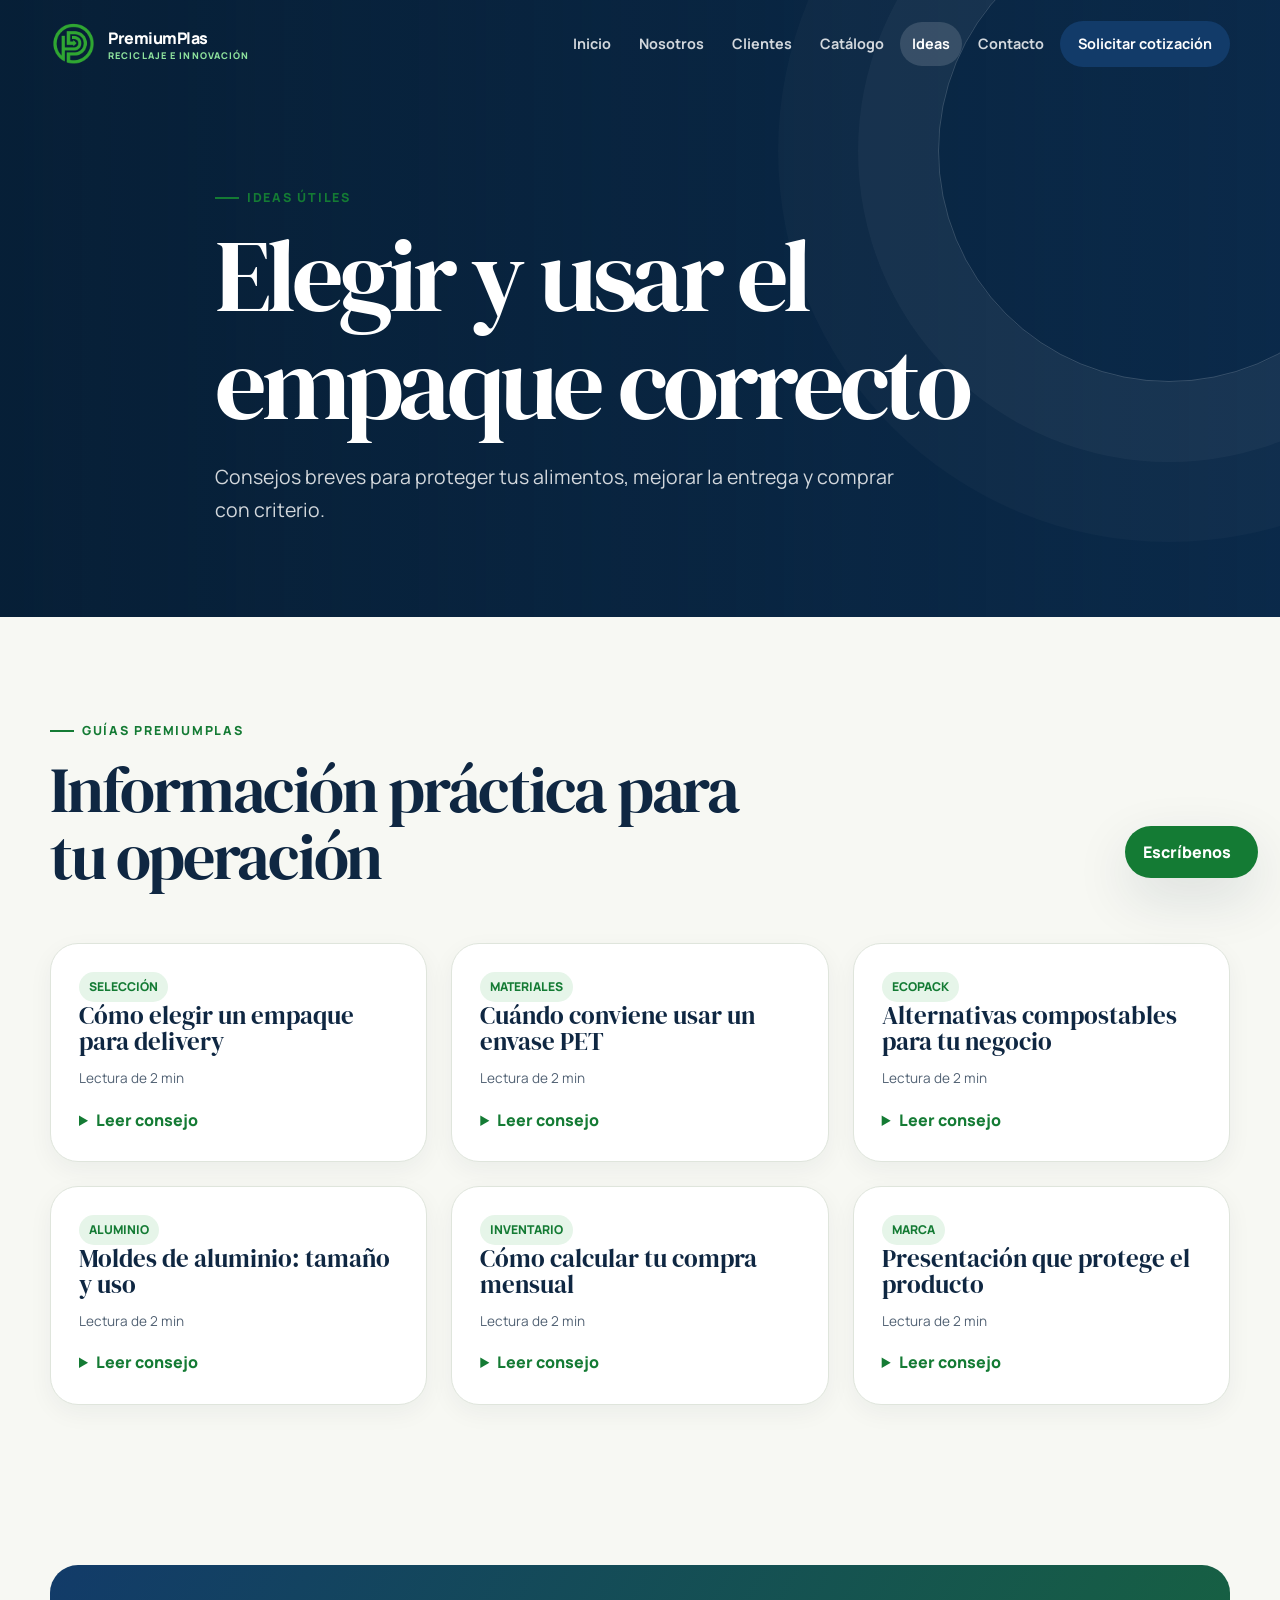
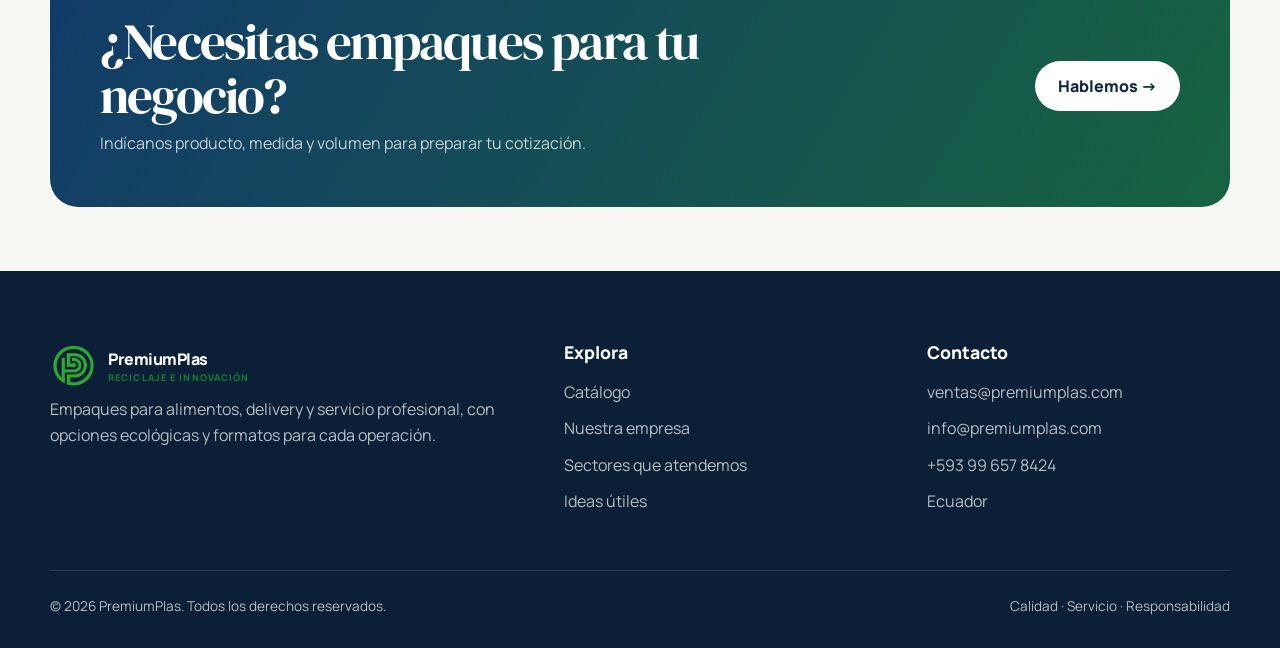
<file: blog.html>
<!doctype html>
<html lang="es">

<head>
  <meta charset="utf-8">
  <meta name="viewport" content="width=device-width, initial-scale=1">
  <title>Ideas y consejos | PremiumPlas</title>
  <meta name="description" content="Consejos para elegir empaques, materiales y formatos para alimentos.">
  <meta name="theme-color" content="#123b69">
  <meta property="og:type" content="website">
  <meta property="og:title" content="Ideas y consejos | PremiumPlas">
  <meta property="og:description" content="Consejos para elegir empaques, materiales y formatos para alimentos.">
  <link rel="preconnect" href="https://fonts.googleapis.com">
  <link rel="preconnect" href="https://fonts.gstatic.com" crossorigin>
  <link rel="preconnect" href="https://images.unsplash.com">
  <link
    href="https://fonts.googleapis.com/css2?family=DM+Serif+Display&family=Manrope:wght@400;600;700;800&display=swap"
    rel="stylesheet">
  <link rel="stylesheet" href="assets/css/styles.css">
  <link rel="icon" href="assets/images/brand-mark.png" type="image/png">
</head>

<body data-page="blog"><a class="skip-link" href="#contenido">Saltar al contenido</a>
  <header class="site-header">
    <nav class="nav container" aria-label="Navegación principal">
      <a class="brand" href="index.html" aria-label="PremiumPlas, inicio"><img class="brand-mark"
          src="assets/images/brand-mark.png" alt="" width="46" height="46"><span
          class="brand-name">PremiumPlas<small>Reciclaje e innovación</small></span></a>
      <button class="menu-btn" type="button" aria-expanded="false" aria-controls="main-menu"
        aria-label="Abrir menú"><span></span><span></span><span></span></button>
      <div class="nav-links" id="main-menu"><a href="index.html" data-nav="inicio">Inicio</a><a href="nosotros.html"
          data-nav="nosotros">Nosotros</a><a href="clientes.html" data-nav="clientes">Clientes</a><a
          href="catalogo.html" data-nav="catalogo">Catálogo</a><a href="blog.html" data-nav="blog">Ideas</a><a
          href="contacto.html" data-nav="contacto">Contacto</a><a class="nav-cta"
          href="https://wa.me/593996578424?text=Hola%2C%20quisiera%20solicitar%20una%20cotizaci%C3%B3n%20de%20productos%20PremiumPlas."
          target="_blank" rel="noopener noreferrer">Solicitar cotización</a></div>
    </nav>
  </header>
  <main id="contenido">
    <section class="hero page-hero"
      style="--hero:url('https://images.unsplash.com/photo-1495521821757-a1efb6729352?auto=format&fit=crop&w=1800&q=82')">
      <div class="container hero-content">
        <p class="eyebrow">Ideas útiles</p>
        <h1>Elegir y usar el empaque correcto</h1>
        <p class="lead">Consejos breves para proteger tus alimentos, mejorar la entrega y comprar con criterio.</p>
      </div>
    </section>
    <section class="section">
      <div class="container">
        <div class="section-head reveal">
          <p class="eyebrow">Guías PremiumPlas</p>
          <h2>Información práctica para tu operación</h2>
        </div>
        <div class="grid grid-3">
          <article class="card article-card card-body reveal"><span class="tag">Selección</span>
            <h3>Cómo elegir un empaque para delivery</h3><time datetime="2026-09-18">Lectura de 2 min</time>
            <details>
              <summary>Leer consejo</summary>
              <p class="muted">Considera el tipo de alimento, la temperatura, el tiempo de traslado y la presentación.
                Un cierre firme y una capacidad adecuada reducen derrames y conservan mejor el producto.</p>
            </details>
          </article>
          <article class="card article-card card-body reveal"><span class="tag">Materiales</span>
            <h3>Cuándo conviene usar un envase PET</h3><time datetime="2026-09-18">Lectura de 2 min</time>
            <details>
              <summary>Leer consejo</summary>
              <p class="muted">El PET transparente permite exhibir alimentos, postres y frutas. Verifica capacidad,
                altura de tapa y compatibilidad con el producto antes de elegir.</p>
            </details>
          </article>
          <article class="card article-card card-body reveal"><span class="tag">Ecopack</span>
            <h3>Alternativas compostables para tu negocio</h3><time datetime="2026-09-18">Lectura de 2 min</time>
            <details>
              <summary>Leer consejo</summary>
              <p class="muted">Empieza por los artículos de mayor rotación, como contenedores, cubiertos o sorbetes.
                Evalúa desempeño y comunica al cliente la disposición adecuada.</p>
            </details>
          </article>
          <article class="card article-card card-body reveal"><span class="tag">Aluminio</span>
            <h3>Moldes de aluminio: tamaño y uso</h3><time datetime="2026-09-18">Lectura de 2 min</time>
            <details>
              <summary>Leer consejo</summary>
              <p class="muted">Elige la medida según porción y preparación. Confirma si necesitas tapa y revisa el
                empaque por paquete y por caja para planificar inventario.</p>
            </details>
          </article>
          <article class="card article-card card-body reveal"><span class="tag">Inventario</span>
            <h3>Cómo calcular tu compra mensual</h3><time datetime="2026-09-18">Lectura de 2 min</time>
            <details>
              <summary>Leer consejo</summary>
              <p class="muted">Registra consumo semanal, estacionalidad y un margen de seguridad. Comprar por rotación
                ayuda a reducir faltantes y exceso de inventario.</p>
            </details>
          </article>
          <article class="card article-card card-body reveal"><span class="tag">Marca</span>
            <h3>Presentación que protege el producto</h3><time datetime="2026-09-18">Lectura de 2 min</time>
            <details>
              <summary>Leer consejo</summary>
              <p class="muted">Un empaque limpio, del tamaño correcto y fácil de transportar mejora la experiencia del
                cliente y evita movimientos innecesarios del alimento.</p>
            </details>
          </article>
        </div>
      </div>
    </section>
  </main>
  <section class="section-sm">
    <div class="container">
      <div class="cta reveal">
        <div>
          <h2>¿Necesitas empaques para tu negocio?</h2>
          <p>Indícanos producto, medida y volumen para preparar tu cotización.</p>
        </div><a class="btn btn-light" href="contacto.html">Hablemos →</a>
      </div>
    </div>
  </section>
  <footer class="site-footer">
    <div class="container">
      <div class="footer-grid">
        <div><a class="brand" href="index.html"><img class="brand-mark" src="assets/images/brand-mark.png" alt=""
              width="46" height="46"><span class="brand-name">PremiumPlas<small>Reciclaje e
                innovación</small></span></a>
          <p>Empaques para alimentos, delivery y servicio profesional, con opciones ecológicas y formatos para cada
            operación.</p>
        </div>
        <div>
          <h3>Explora</h3>
          <div class="footer-links"><a href="catalogo.html">Catálogo</a><a href="nosotros.html">Nuestra empresa</a><a
              href="clientes.html">Sectores que atendemos</a><a href="blog.html">Ideas útiles</a></div>
        </div>
        <div>
          <h3>Contacto</h3>
          <div class="footer-links"><a href="mailto:ventas@premiumplas.com">ventas@premiumplas.com</a><a
              href="mailto:info@premiumplas.com">info@premiumplas.com</a><a
              href="https://wa.me/593996578424?text=Hola%2C%20quisiera%20informaci%C3%B3n%20sobre%20los%20productos%20de%20PremiumPlas."
              target="_blank" rel="noopener noreferrer">+593 99 657 8424</a><span>Ecuador</span></div>
        </div>
      </div>
      <div class="footer-bottom"><span>© <span data-year></span> PremiumPlas. Todos los derechos
          reservados.</span><span>Calidad · Servicio · Responsabilidad</span></div>
    </div>
  </footer>
  <a class="floating-contact"
    href="https://wa.me/593996578424?text=Hola%2C%20quisiera%20informaci%C3%B3n%20sobre%20los%20productos%20de%20PremiumPlas."
    target="_blank" rel="noopener noreferrer"
    aria-label="Escribir a PremiumPlas por WhatsApp"><span>Escríbenos</span><svg aria-hidden="true" viewBox="0 0 24 24">
      <path
        d="M20.5 3.5A11.8 11.8 0 0 0 12.1 0C5.6 0 .3 5.3.3 11.8c0 2.1.6 4.2 1.6 6L.2 24l6.4-1.7a11.8 11.8 0 0 0 5.6 1.4h.1c6.5 0 11.7-5.3 11.7-11.8 0-3.2-1.2-6.2-3.5-8.4Zm-8.3 18.2c-1.8 0-3.6-.5-5.1-1.4l-.4-.2-3.8 1 1-3.7-.2-.4a9.8 9.8 0 1 1 8.5 4.7Zm5.4-7.3c-.3-.1-1.8-.9-2.1-1-.3-.1-.5-.1-.7.2-.2.3-.8 1-.9 1.2-.2.2-.3.2-.6.1-1.7-.8-2.8-1.5-4-3.4-.3-.5.3-.5.8-1.6.1-.2 0-.4 0-.6l-1-2.4c-.3-.6-.5-.5-.7-.5h-.6c-.2 0-.6.1-.9.4-.3.3-1.2 1.2-1.2 2.9s1.2 3.3 1.4 3.5c.2.2 2.4 3.7 5.8 5.2 2.2 1 3.1 1 4.2.8.7-.1 1.8-.7 2-1.4.3-.7.3-1.3.2-1.4-.1-.2-.4-.3-.7-.5Z" />
    </svg></a>
  <script src="assets/js/main.js" defer></script>
</body>

</html>
</file>
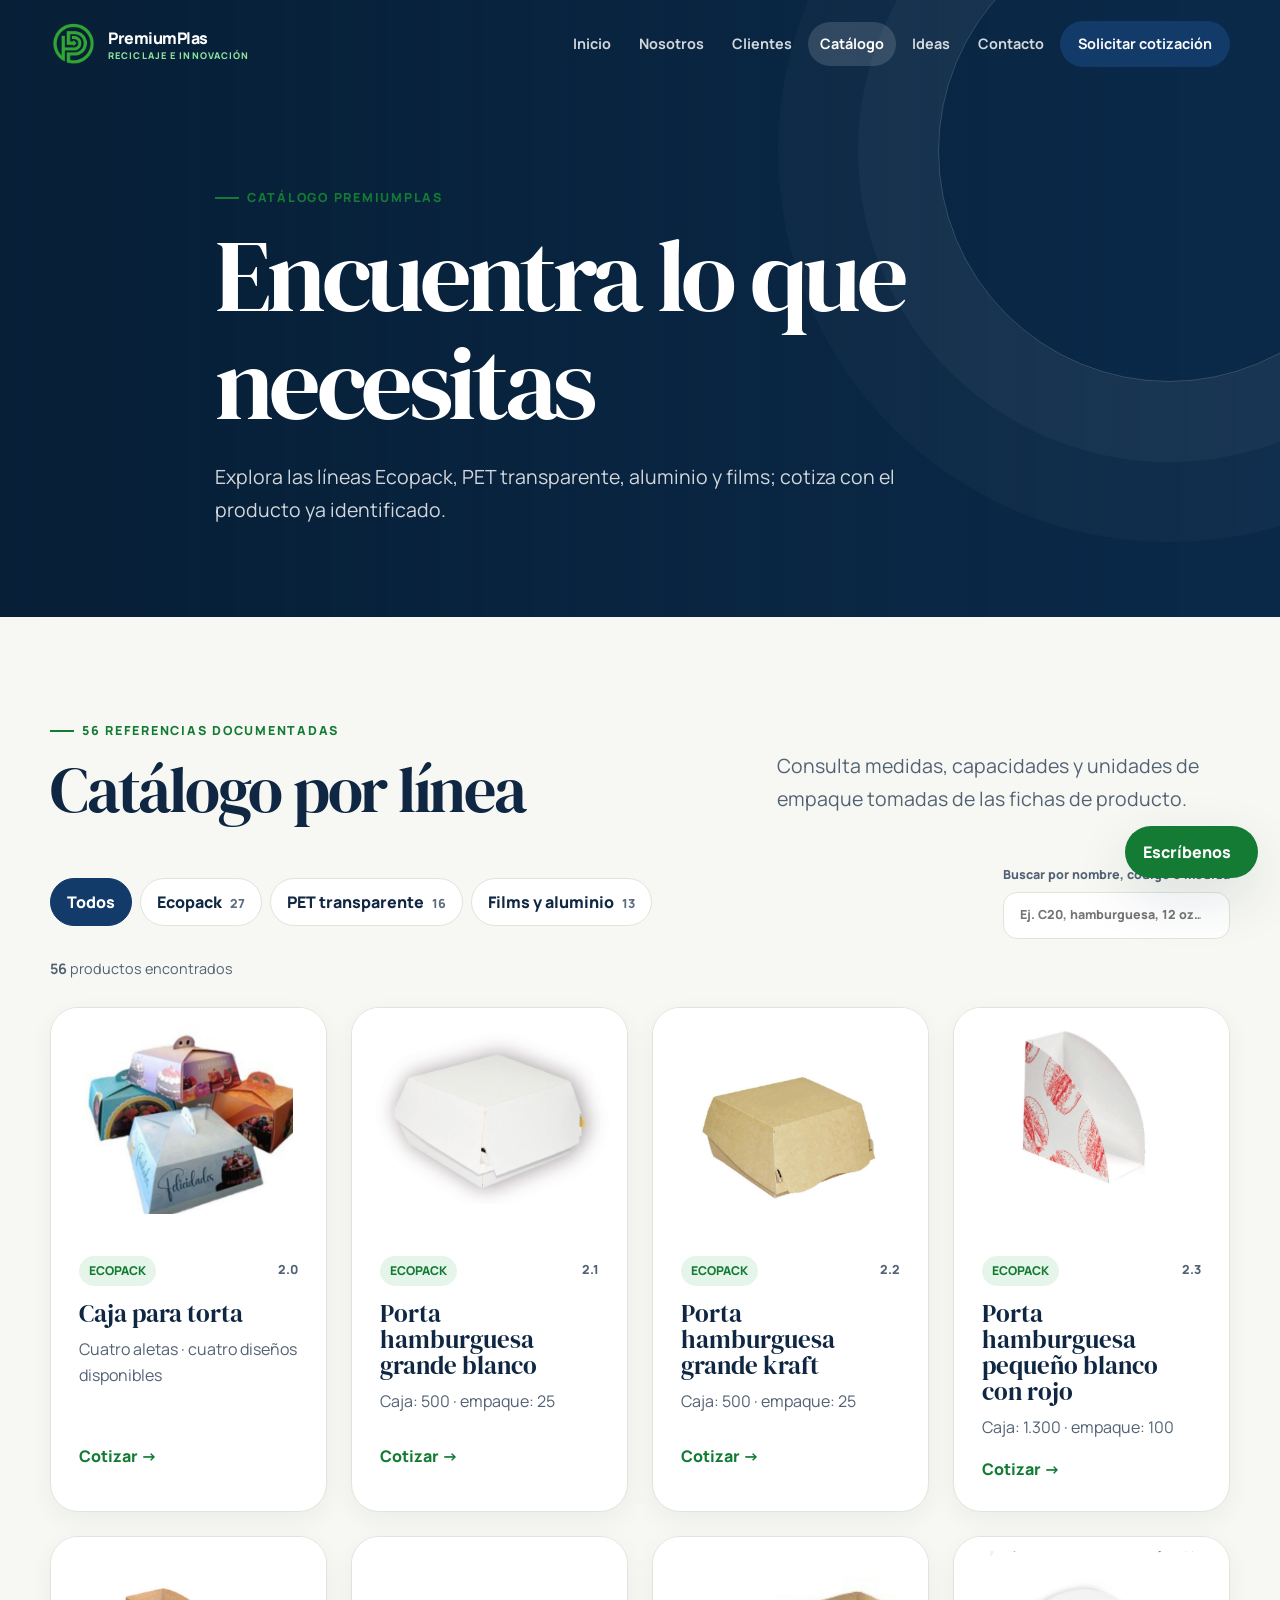
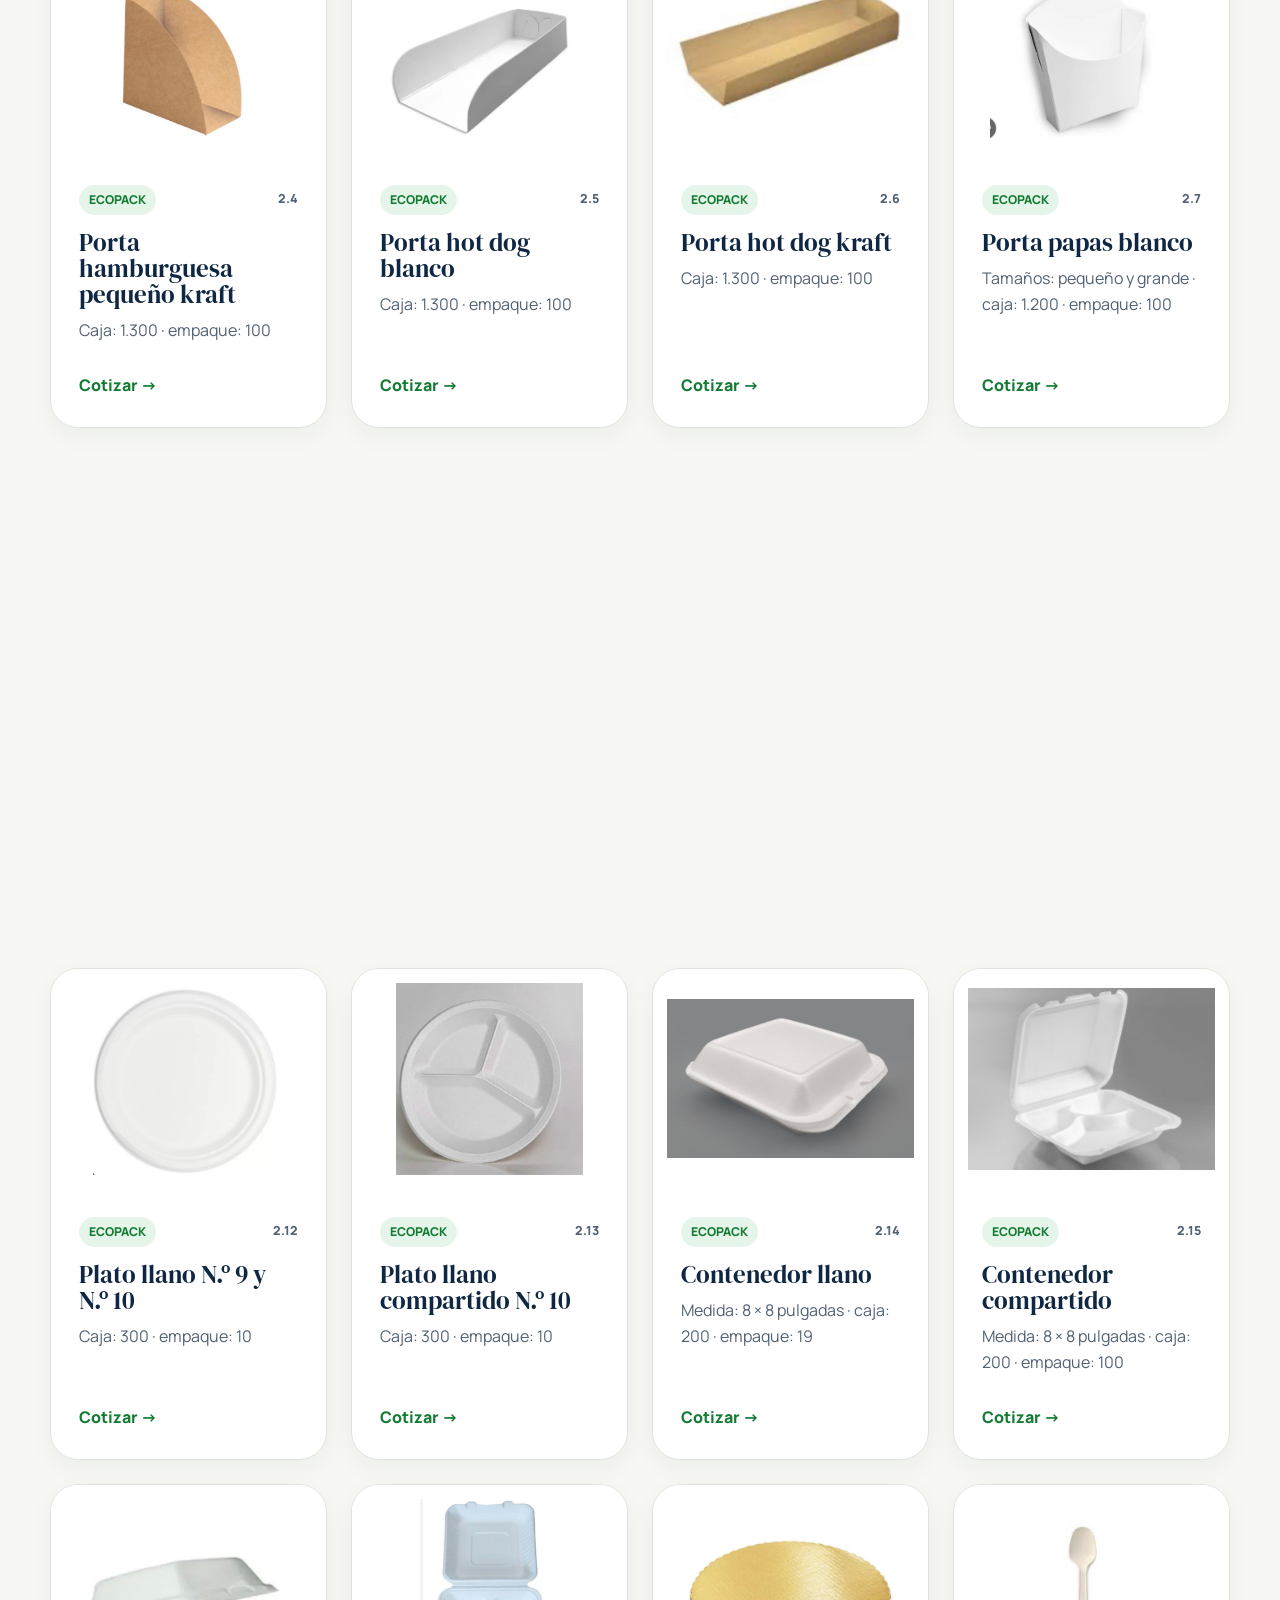
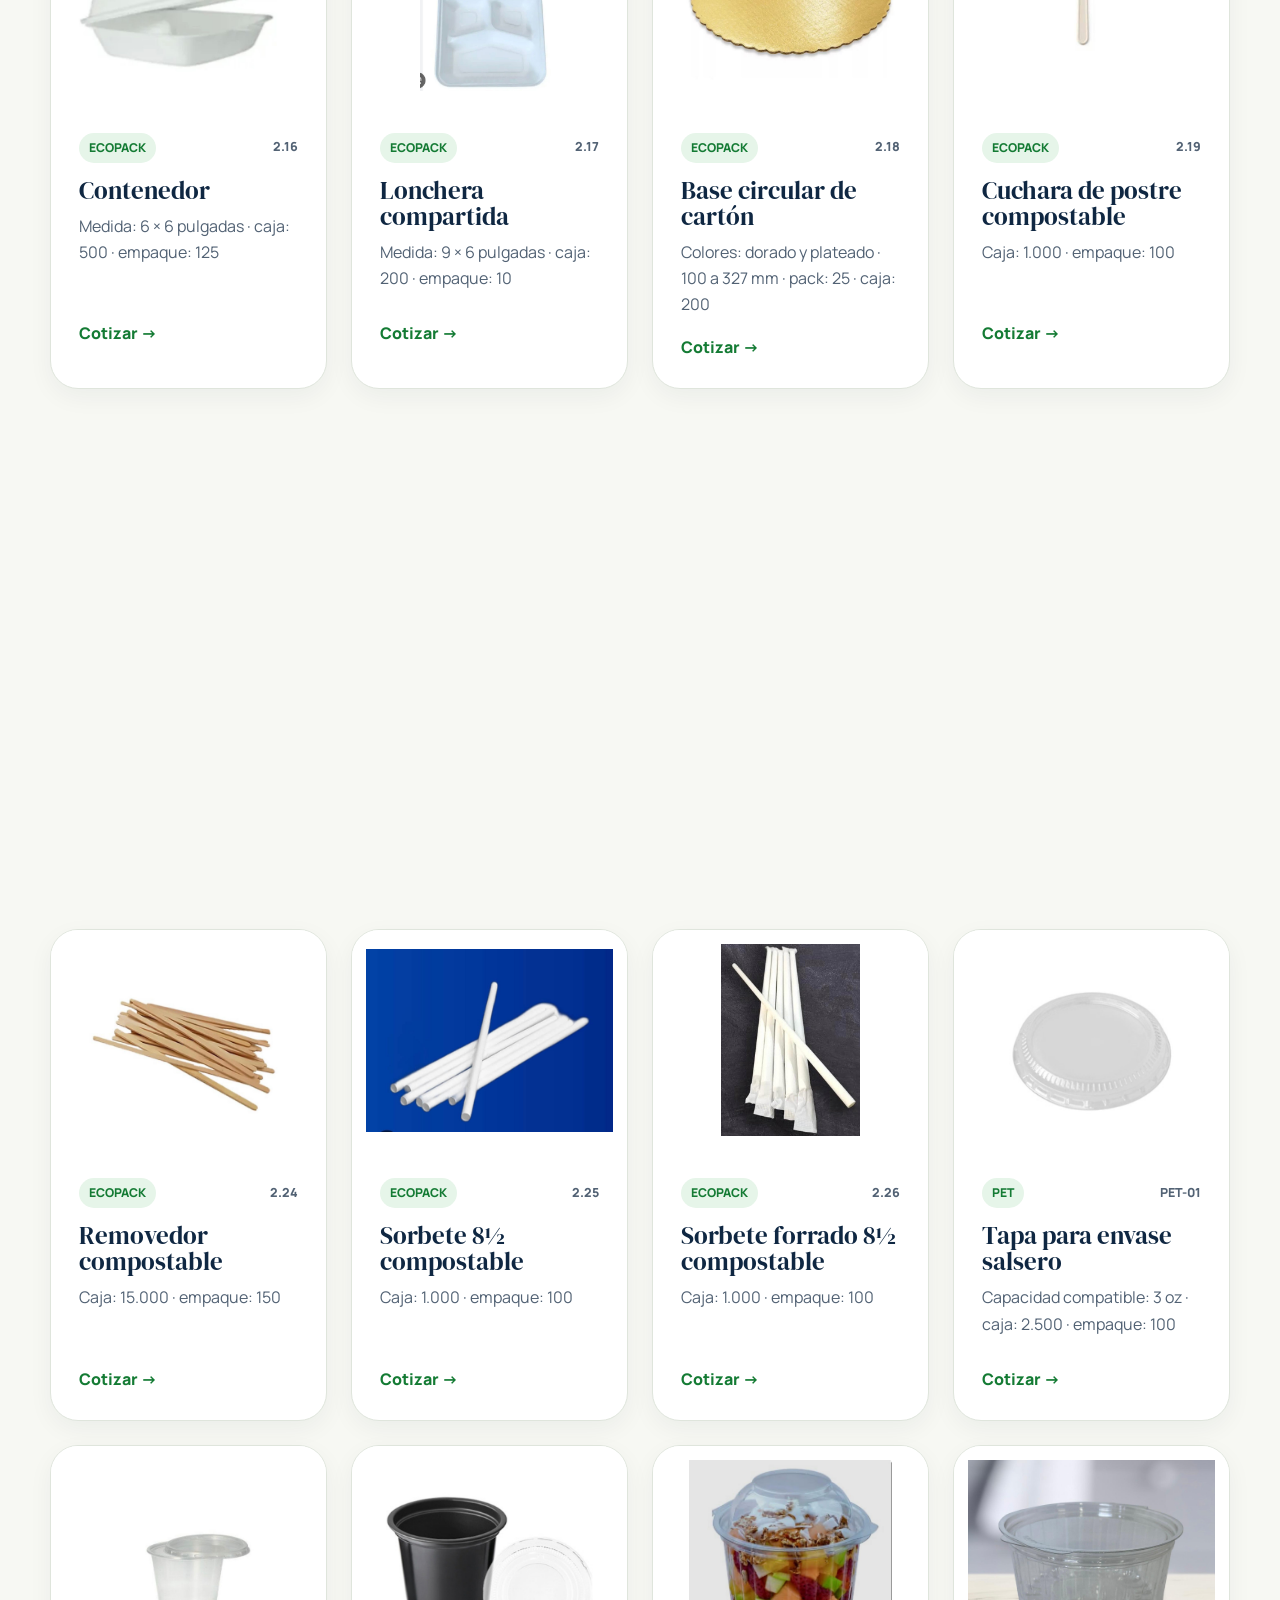
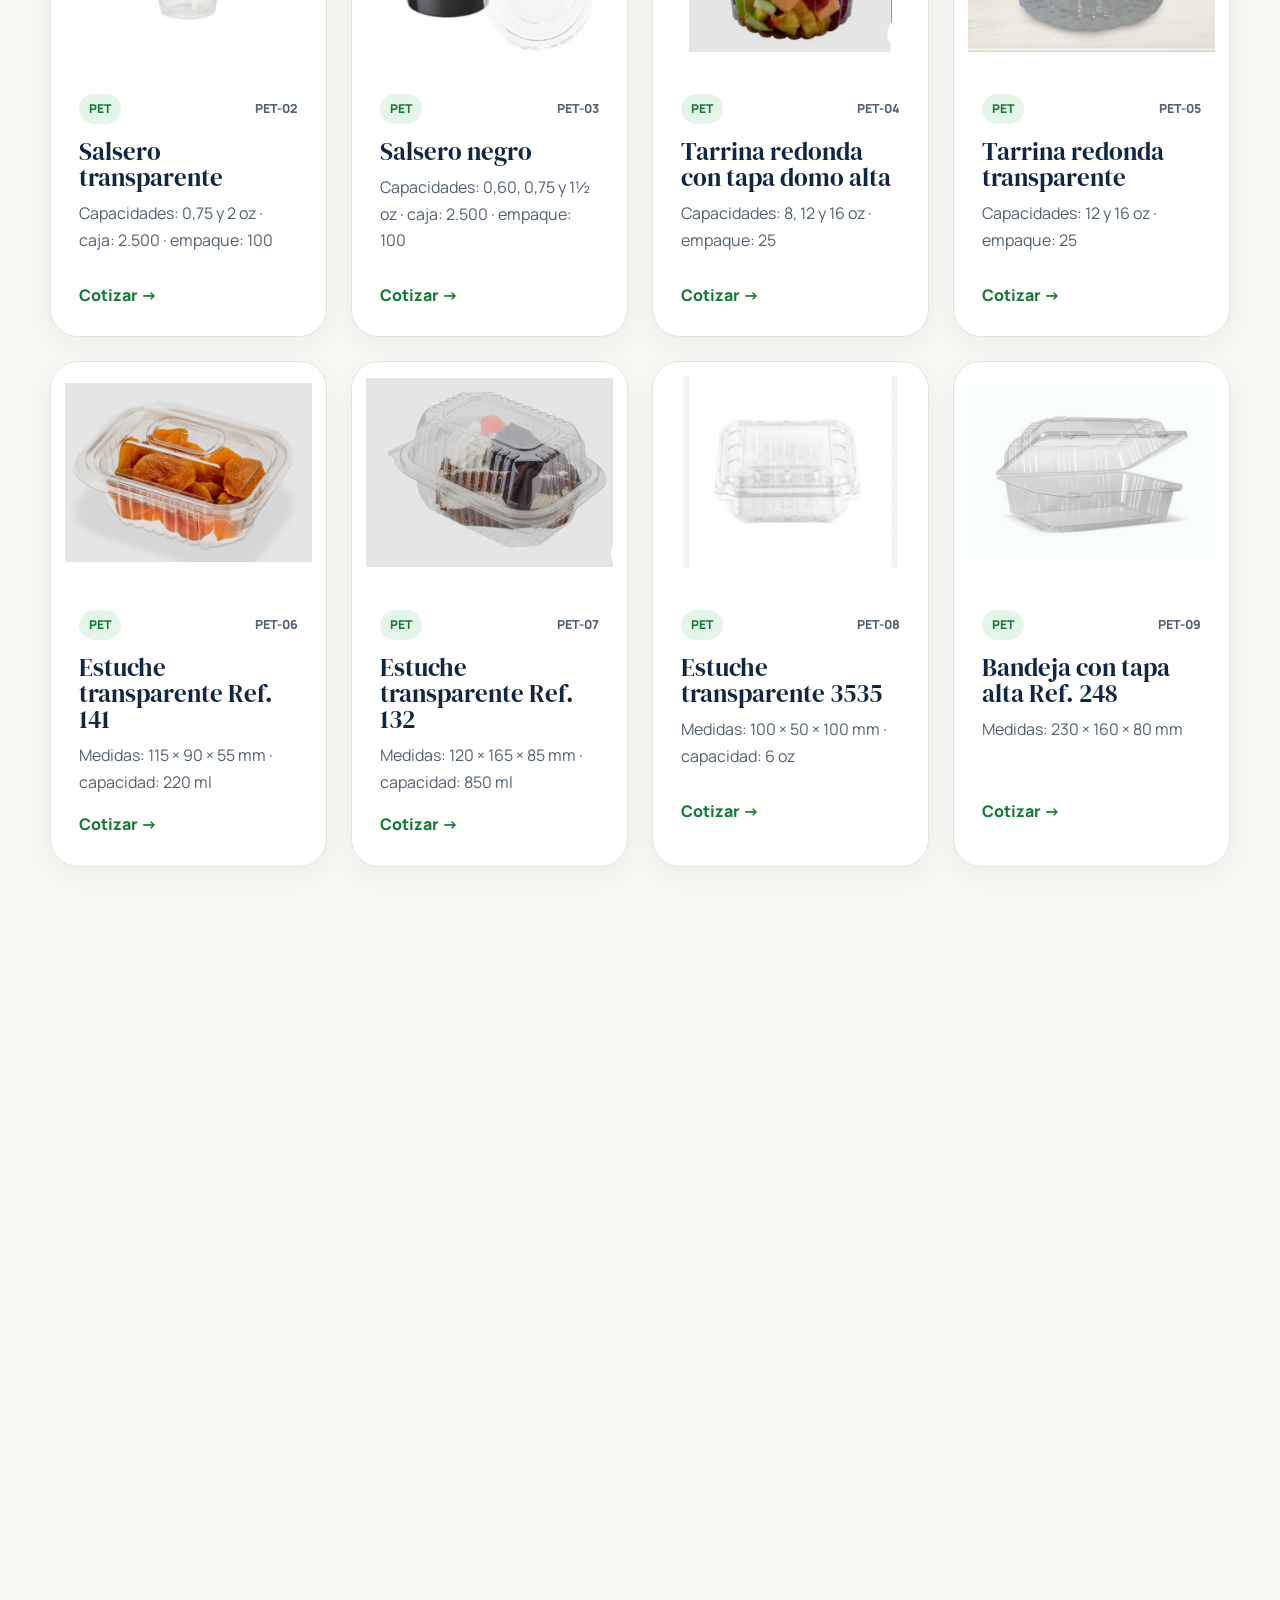
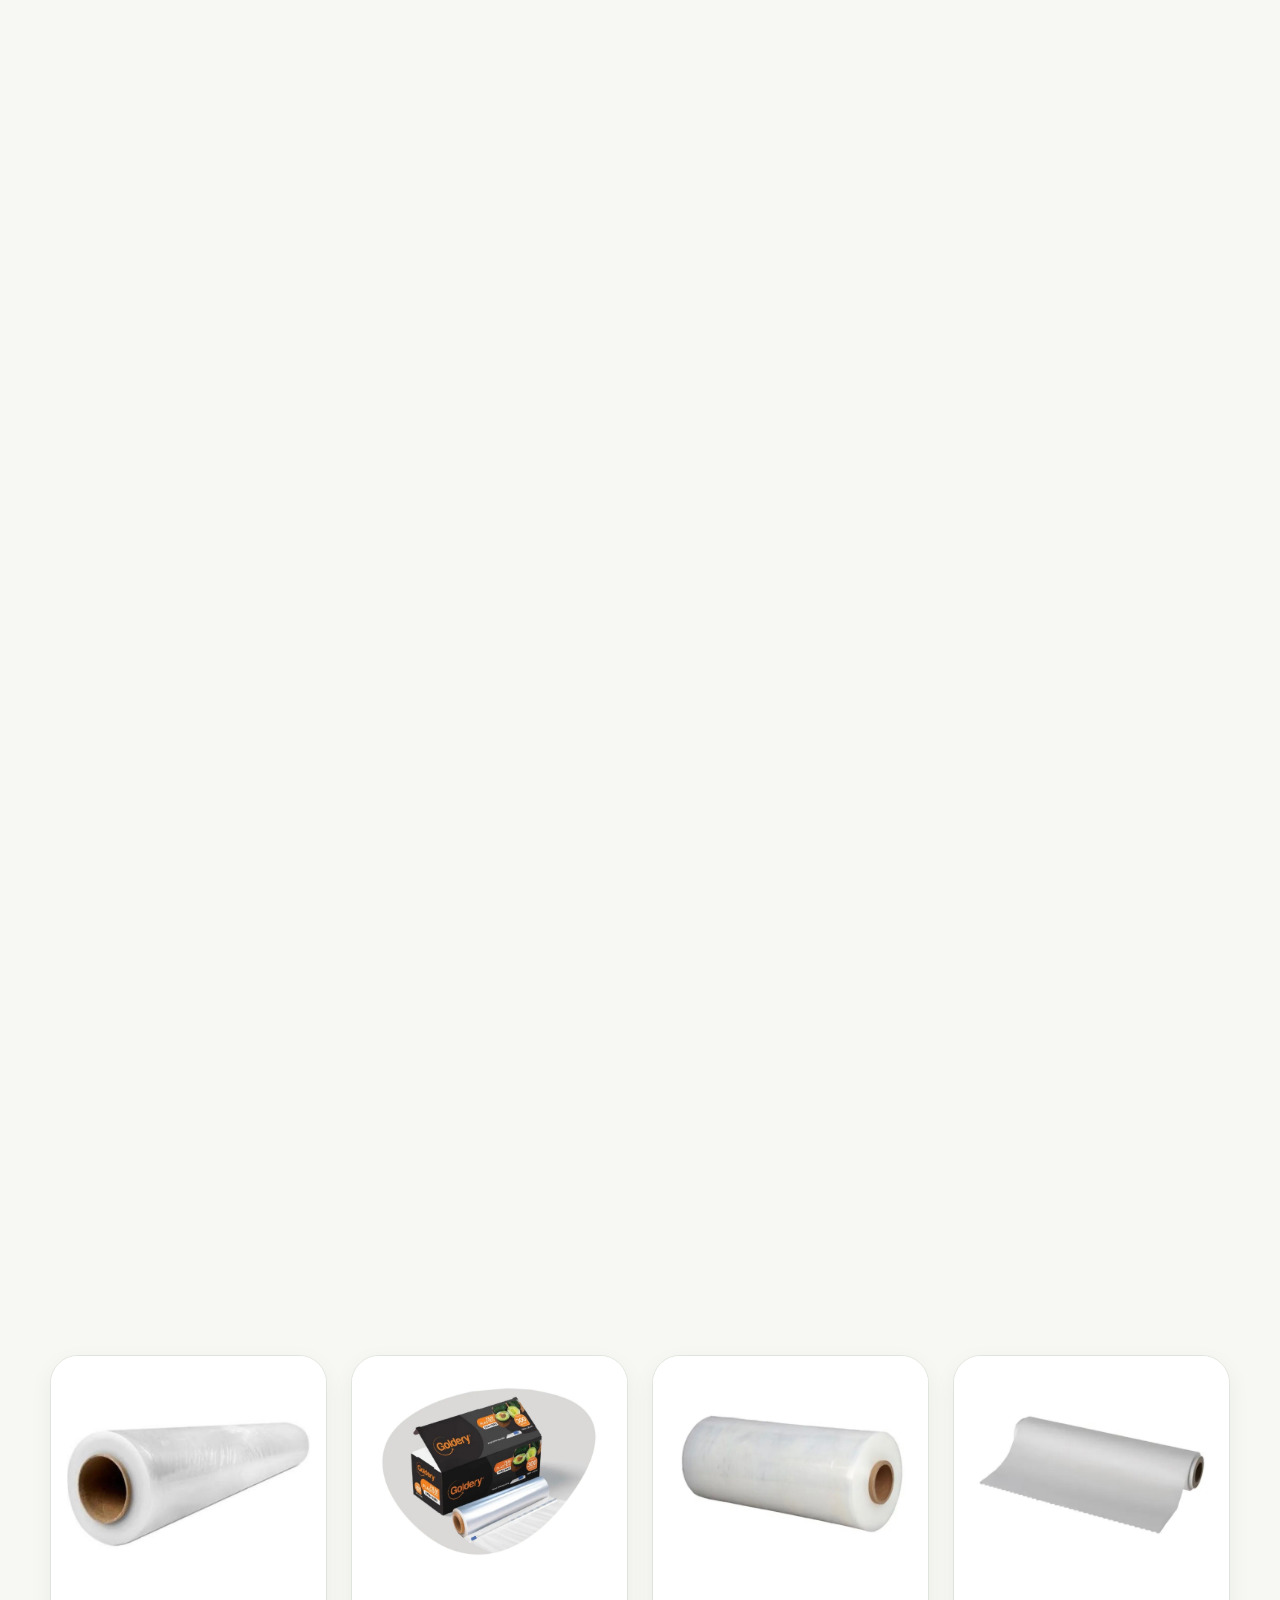
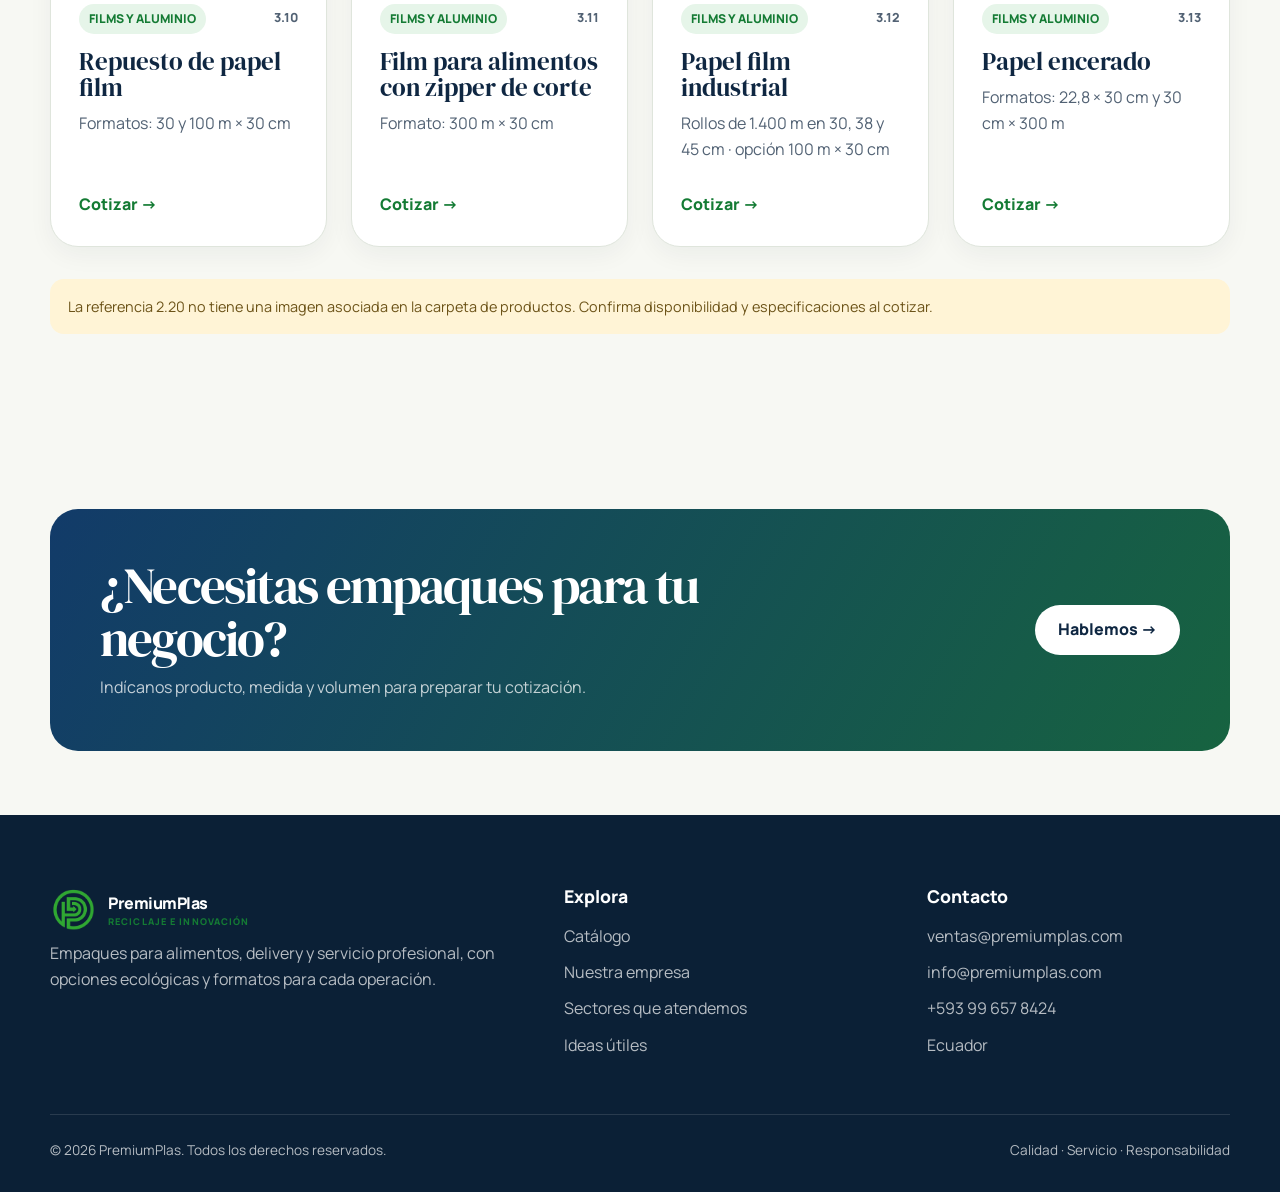
<file: catalogo.html>
<!doctype html>
<html lang="es">

<head>
  <meta charset="utf-8">
  <meta name="viewport" content="width=device-width, initial-scale=1">
  <title>Catálogo | PremiumPlas</title>
  <meta name="description"
    content="Explora empaques Ecopack, PET, aluminio y films para alimentos y solicita una cotización.">
  <meta name="theme-color" content="#123b69">
  <meta property="og:type" content="website">
  <meta property="og:title" content="Catálogo | PremiumPlas">
  <meta property="og:description"
    content="Explora empaques Ecopack, PET, aluminio y films para alimentos y solicita una cotización.">
  <link rel="preconnect" href="https://fonts.googleapis.com">
  <link rel="preconnect" href="https://fonts.gstatic.com" crossorigin>
  <link rel="preconnect" href="https://images.unsplash.com">
  <link
    href="https://fonts.googleapis.com/css2?family=DM+Serif+Display&family=Manrope:wght@400;600;700;800&display=swap"
    rel="stylesheet">
  <link rel="stylesheet" href="assets/css/styles.css">
  <link rel="icon" href="assets/images/brand-mark.png" type="image/png">
</head>

<body data-page="catalogo"><a class="skip-link" href="#contenido">Saltar al contenido</a>
  <header class="site-header">
    <nav class="nav container" aria-label="Navegación principal">
      <a class="brand" href="index.html" aria-label="PremiumPlas, inicio"><img class="brand-mark"
          src="assets/images/brand-mark.png" alt="" width="46" height="46"><span
          class="brand-name">PremiumPlas<small>Reciclaje e innovación</small></span></a>
      <button class="menu-btn" type="button" aria-expanded="false" aria-controls="main-menu"
        aria-label="Abrir menú"><span></span><span></span><span></span></button>
      <div class="nav-links" id="main-menu"><a href="index.html" data-nav="inicio">Inicio</a><a href="nosotros.html"
          data-nav="nosotros">Nosotros</a><a href="clientes.html" data-nav="clientes">Clientes</a><a
          href="catalogo.html" data-nav="catalogo">Catálogo</a><a href="blog.html" data-nav="blog">Ideas</a><a
          href="contacto.html" data-nav="contacto">Contacto</a><a class="nav-cta"
          href="https://wa.me/593996578424?text=Hola%2C%20quisiera%20solicitar%20una%20cotizaci%C3%B3n%20de%20productos%20PremiumPlas."
          target="_blank" rel="noopener noreferrer">Solicitar cotización</a></div>
    </nav>
  </header>
  <main id="contenido">
    <section class="hero page-hero"
      style="--hero:url('https://images.unsplash.com/photo-1556909114-f6e7ad7d3136?auto=format&fit=crop&w=1800&q=82')">
      <div class="container hero-content">
        <p class="eyebrow">Catálogo PremiumPlas</p>
        <h1>Encuentra lo que necesitas</h1>
        <p class="lead">Explora las líneas Ecopack, PET transparente, aluminio y films; cotiza con el producto ya
          identificado.</p>
      </div>
    </section>
    <section class="section">
      <div class="container">
        <div class="catalog-intro">
          <div>
            <p class="eyebrow">56 referencias documentadas</p>
            <h2>Catálogo por línea</h2>
          </div>
          <p class="lead">Consulta medidas, capacidades y unidades de empaque tomadas de las fichas de producto.</p>
        </div>
        <div class="catalog-tools">
          <div class="filters" aria-label="Filtrar productos"><button class="filter active" type="button"
              data-filter="todos" aria-pressed="true">Todos</button><button class="filter" type="button"
              data-filter="ecopack" aria-pressed="false">Ecopack <span>27</span></button><button class="filter"
              type="button" data-filter="pet" aria-pressed="false">PET transparente <span>16</span></button><button
              class="filter" type="button" data-filter="films" aria-pressed="false">Films y aluminio
              <span>13</span></button></div><label class="catalog-search-label"><span>Buscar por nombre, código o
              medida</span><input class="search" id="catalog-search" type="search"
              placeholder="Ej. C20, hamburguesa, 12 oz…"></label>
        </div>
        <p class="catalog-count" aria-live="polite"><strong id="catalog-visible-count">56</strong> productos encontrados
        </p>
        <div class="grid catalog-grid">
          <article class="card card-lift product-card reveal" data-category="ecopack"><img class="card-image"
              src="assets/images/products/2.0.jpeg" alt="Caja para torta" loading="lazy" width="800" height="540">
            <div class="card-body">
              <div class="product-heading"><span class="tag">Ecopack</span><span class="product-code">2.0</span></div>
              <h3>Caja para torta</h3>
              <p class="muted">Cuatro aletas · cuatro diseños disponibles</p>
              <div class="product-meta"><a class="text-link"
                  href="https://wa.me/593996578424?text=Hola%2C%20quiero%20cotizar%20el%20producto%202.0%20Caja%20para%20torta."
                  target="_blank" rel="noopener noreferrer"
                  aria-label="Cotizar 2.0 Caja para torta por WhatsApp">Cotizar →</a></div>
            </div>
          </article>
          <article class="card card-lift product-card reveal" data-category="ecopack"><img class="card-image"
              src="assets/images/products/2.1.jpeg" alt="Porta hamburguesa grande blanco" loading="lazy" width="800"
              height="540">
            <div class="card-body">
              <div class="product-heading"><span class="tag">Ecopack</span><span class="product-code">2.1</span></div>
              <h3>Porta hamburguesa grande blanco</h3>
              <p class="muted">Caja: 500 · empaque: 25</p>
              <div class="product-meta"><a class="text-link"
                  href="https://wa.me/593996578424?text=Hola%2C%20quiero%20cotizar%20el%20producto%202.1%20Porta%20hamburguesa%20grande%20blanco."
                  target="_blank" rel="noopener noreferrer"
                  aria-label="Cotizar 2.1 Porta hamburguesa grande blanco por WhatsApp">Cotizar →</a></div>
            </div>
          </article>
          <article class="card card-lift product-card reveal" data-category="ecopack"><img class="card-image"
              src="assets/images/products/2,2.jpeg" alt="Porta hamburguesa grande kraft" loading="lazy" width="800"
              height="540">
            <div class="card-body">
              <div class="product-heading"><span class="tag">Ecopack</span><span class="product-code">2.2</span></div>
              <h3>Porta hamburguesa grande kraft</h3>
              <p class="muted">Caja: 500 · empaque: 25</p>
              <div class="product-meta"><a class="text-link"
                  href="https://wa.me/593996578424?text=Hola%2C%20quiero%20cotizar%20el%20producto%202.2%20Porta%20hamburguesa%20grande%20kraft."
                  target="_blank" rel="noopener noreferrer"
                  aria-label="Cotizar 2.2 Porta hamburguesa grande kraft por WhatsApp">Cotizar →</a></div>
            </div>
          </article>
          <article class="card card-lift product-card reveal" data-category="ecopack"><img class="card-image"
              src="assets/images/products/2.3.jpeg" alt="Porta hamburguesa pequeño blanco con rojo" loading="lazy"
              width="800" height="540">
            <div class="card-body">
              <div class="product-heading"><span class="tag">Ecopack</span><span class="product-code">2.3</span></div>
              <h3>Porta hamburguesa pequeño blanco con rojo</h3>
              <p class="muted">Caja: 1.300 · empaque: 100</p>
              <div class="product-meta"><a class="text-link"
                  href="https://wa.me/593996578424?text=Hola%2C%20quiero%20cotizar%20el%20producto%202.3%20Porta%20hamburguesa%20peque%C3%B1o%20blanco%20con%20rojo."
                  target="_blank" rel="noopener noreferrer"
                  aria-label="Cotizar 2.3 Porta hamburguesa pequeño blanco con rojo por WhatsApp">Cotizar →</a></div>
            </div>
          </article>
          <article class="card card-lift product-card reveal" data-category="ecopack"><img class="card-image"
              src="assets/images/products/2,4.jpeg" alt="Porta hamburguesa pequeño kraft" loading="lazy" width="800"
              height="540">
            <div class="card-body">
              <div class="product-heading"><span class="tag">Ecopack</span><span class="product-code">2.4</span></div>
              <h3>Porta hamburguesa pequeño kraft</h3>
              <p class="muted">Caja: 1.300 · empaque: 100</p>
              <div class="product-meta"><a class="text-link"
                  href="https://wa.me/593996578424?text=Hola%2C%20quiero%20cotizar%20el%20producto%202.4%20Porta%20hamburguesa%20peque%C3%B1o%20kraft."
                  target="_blank" rel="noopener noreferrer"
                  aria-label="Cotizar 2.4 Porta hamburguesa pequeño kraft por WhatsApp">Cotizar →</a></div>
            </div>
          </article>
          <article class="card card-lift product-card reveal" data-category="ecopack"><img class="card-image"
              src="assets/images/products/2,5.jpeg" alt="Porta hot dog blanco" loading="lazy" width="800" height="540">
            <div class="card-body">
              <div class="product-heading"><span class="tag">Ecopack</span><span class="product-code">2.5</span></div>
              <h3>Porta hot dog blanco</h3>
              <p class="muted">Caja: 1.300 · empaque: 100</p>
              <div class="product-meta"><a class="text-link"
                  href="https://wa.me/593996578424?text=Hola%2C%20quiero%20cotizar%20el%20producto%202.5%20Porta%20hot%20dog%20blanco."
                  target="_blank" rel="noopener noreferrer"
                  aria-label="Cotizar 2.5 Porta hot dog blanco por WhatsApp">Cotizar →</a></div>
            </div>
          </article>
          <article class="card card-lift product-card reveal" data-category="ecopack"><img class="card-image"
              src="assets/images/products/2,6.jpeg" alt="Porta hot dog kraft" loading="lazy" width="800" height="540">
            <div class="card-body">
              <div class="product-heading"><span class="tag">Ecopack</span><span class="product-code">2.6</span></div>
              <h3>Porta hot dog kraft</h3>
              <p class="muted">Caja: 1.300 · empaque: 100</p>
              <div class="product-meta"><a class="text-link"
                  href="https://wa.me/593996578424?text=Hola%2C%20quiero%20cotizar%20el%20producto%202.6%20Porta%20hot%20dog%20kraft."
                  target="_blank" rel="noopener noreferrer"
                  aria-label="Cotizar 2.6 Porta hot dog kraft por WhatsApp">Cotizar →</a></div>
            </div>
          </article>
          <article class="card card-lift product-card reveal" data-category="ecopack"><img class="card-image"
              src="assets/images/products/2.7.jpeg" alt="Porta papas blanco" loading="lazy" width="800" height="540">
            <div class="card-body">
              <div class="product-heading"><span class="tag">Ecopack</span><span class="product-code">2.7</span></div>
              <h3>Porta papas blanco</h3>
              <p class="muted">Tamaños: pequeño y grande · caja: 1.200 · empaque: 100</p>
              <div class="product-meta"><a class="text-link"
                  href="https://wa.me/593996578424?text=Hola%2C%20quiero%20cotizar%20el%20producto%202.7%20Porta%20papas%20blanco."
                  target="_blank" rel="noopener noreferrer"
                  aria-label="Cotizar 2.7 Porta papas blanco por WhatsApp">Cotizar →</a></div>
            </div>
          </article>
          <article class="card card-lift product-card reveal" data-category="ecopack"><img class="card-image"
              src="assets/images/products/2.8.jpeg" alt="Porta papas kraft" loading="lazy" width="800" height="540">
            <div class="card-body">
              <div class="product-heading"><span class="tag">Ecopack</span><span class="product-code">2.8</span></div>
              <h3>Porta papas kraft</h3>
              <p class="muted">Tamaños: pequeño y grande · caja: 1.200 · empaque: 100</p>
              <div class="product-meta"><a class="text-link"
                  href="https://wa.me/593996578424?text=Hola%2C%20quiero%20cotizar%20el%20producto%202.8%20Porta%20papas%20kraft."
                  target="_blank" rel="noopener noreferrer"
                  aria-label="Cotizar 2.8 Porta papas kraft por WhatsApp">Cotizar →</a></div>
            </div>
          </article>
          <article class="card card-lift product-card reveal" data-category="ecopack"><img class="card-image"
              src="assets/images/products/2.9.jpeg" alt="Porta pizza mediano kraft" loading="lazy" width="800"
              height="540">
            <div class="card-body">
              <div class="product-heading"><span class="tag">Ecopack</span><span class="product-code">2.9</span></div>
              <h3>Porta pizza mediano kraft</h3>
              <p class="muted">Caja: 1.500 · empaque: 100</p>
              <div class="product-meta"><a class="text-link"
                  href="https://wa.me/593996578424?text=Hola%2C%20quiero%20cotizar%20el%20producto%202.9%20Porta%20pizza%20mediano%20kraft."
                  target="_blank" rel="noopener noreferrer"
                  aria-label="Cotizar 2.9 Porta pizza mediano kraft por WhatsApp">Cotizar →</a></div>
            </div>
          </article>
          <article class="card card-lift product-card reveal" data-category="ecopack"><img class="card-image"
              src="assets/images/products/2.10.jpeg" alt="Porta pizza mediano blanco" loading="lazy" width="800"
              height="540">
            <div class="card-body">
              <div class="product-heading"><span class="tag">Ecopack</span><span class="product-code">2.10</span></div>
              <h3>Porta pizza mediano blanco</h3>
              <p class="muted">Caja: 1.500 · empaque: 100</p>
              <div class="product-meta"><a class="text-link"
                  href="https://wa.me/593996578424?text=Hola%2C%20quiero%20cotizar%20el%20producto%202.10%20Porta%20pizza%20mediano%20blanco."
                  target="_blank" rel="noopener noreferrer"
                  aria-label="Cotizar 2.10 Porta pizza mediano blanco por WhatsApp">Cotizar →</a></div>
            </div>
          </article>
          <article class="card card-lift product-card reveal" data-category="ecopack"><img class="card-image"
              src="assets/images/products/2.11.jpeg" alt="Plato llano N.º 6" loading="lazy" width="800" height="540">
            <div class="card-body">
              <div class="product-heading"><span class="tag">Ecopack</span><span class="product-code">2.11</span></div>
              <h3>Plato llano N.º 6</h3>
              <p class="muted">Caja: 600 · empaque: 10</p>
              <div class="product-meta"><a class="text-link"
                  href="https://wa.me/593996578424?text=Hola%2C%20quiero%20cotizar%20el%20producto%202.11%20Plato%20llano%20N.%C2%BA%206."
                  target="_blank" rel="noopener noreferrer"
                  aria-label="Cotizar 2.11 Plato llano N.º 6 por WhatsApp">Cotizar →</a></div>
            </div>
          </article>
          <article class="card card-lift product-card reveal" data-category="ecopack"><img class="card-image"
              src="assets/images/products/2.12.jpeg" alt="Plato llano N.º 9 y N.º 10" loading="lazy" width="800"
              height="540">
            <div class="card-body">
              <div class="product-heading"><span class="tag">Ecopack</span><span class="product-code">2.12</span></div>
              <h3>Plato llano N.º 9 y N.º 10</h3>
              <p class="muted">Caja: 300 · empaque: 10</p>
              <div class="product-meta"><a class="text-link"
                  href="https://wa.me/593996578424?text=Hola%2C%20quiero%20cotizar%20el%20producto%202.12%20Plato%20llano%20N.%C2%BA%209%20y%20N.%C2%BA%2010."
                  target="_blank" rel="noopener noreferrer"
                  aria-label="Cotizar 2.12 Plato llano N.º 9 y N.º 10 por WhatsApp">Cotizar →</a></div>
            </div>
          </article>
          <article class="card card-lift product-card reveal" data-category="ecopack"><img class="card-image"
              src="assets/images/products/2.13.jpeg" alt="Plato llano compartido N.º 10" loading="lazy" width="800"
              height="540">
            <div class="card-body">
              <div class="product-heading"><span class="tag">Ecopack</span><span class="product-code">2.13</span></div>
              <h3>Plato llano compartido N.º 10</h3>
              <p class="muted">Caja: 300 · empaque: 10</p>
              <div class="product-meta"><a class="text-link"
                  href="https://wa.me/593996578424?text=Hola%2C%20quiero%20cotizar%20el%20producto%202.13%20Plato%20llano%20compartido%20N.%C2%BA%2010."
                  target="_blank" rel="noopener noreferrer"
                  aria-label="Cotizar 2.13 Plato llano compartido N.º 10 por WhatsApp">Cotizar →</a></div>
            </div>
          </article>
          <article class="card card-lift product-card reveal" data-category="ecopack"><img class="card-image"
              src="assets/images/products/2.14.jpeg" alt="Contenedor llano" loading="lazy" width="800" height="540">
            <div class="card-body">
              <div class="product-heading"><span class="tag">Ecopack</span><span class="product-code">2.14</span></div>
              <h3>Contenedor llano</h3>
              <p class="muted">Medida: 8 × 8 pulgadas · caja: 200 · empaque: 19</p>
              <div class="product-meta"><a class="text-link"
                  href="https://wa.me/593996578424?text=Hola%2C%20quiero%20cotizar%20el%20producto%202.14%20Contenedor%20llano."
                  target="_blank" rel="noopener noreferrer"
                  aria-label="Cotizar 2.14 Contenedor llano por WhatsApp">Cotizar →</a></div>
            </div>
          </article>
          <article class="card card-lift product-card reveal" data-category="ecopack"><img class="card-image"
              src="assets/images/products/2.15.jpeg" alt="Contenedor compartido" loading="lazy" width="800"
              height="540">
            <div class="card-body">
              <div class="product-heading"><span class="tag">Ecopack</span><span class="product-code">2.15</span></div>
              <h3>Contenedor compartido</h3>
              <p class="muted">Medida: 8 × 8 pulgadas · caja: 200 · empaque: 100</p>
              <div class="product-meta"><a class="text-link"
                  href="https://wa.me/593996578424?text=Hola%2C%20quiero%20cotizar%20el%20producto%202.15%20Contenedor%20compartido."
                  target="_blank" rel="noopener noreferrer"
                  aria-label="Cotizar 2.15 Contenedor compartido por WhatsApp">Cotizar →</a></div>
            </div>
          </article>
          <article class="card card-lift product-card reveal" data-category="ecopack"><img class="card-image"
              src="assets/images/products/2.16.jpeg" alt="Contenedor" loading="lazy" width="800" height="540">
            <div class="card-body">
              <div class="product-heading"><span class="tag">Ecopack</span><span class="product-code">2.16</span></div>
              <h3>Contenedor</h3>
              <p class="muted">Medida: 6 × 6 pulgadas · caja: 500 · empaque: 125</p>
              <div class="product-meta"><a class="text-link"
                  href="https://wa.me/593996578424?text=Hola%2C%20quiero%20cotizar%20el%20producto%202.16%20Contenedor."
                  target="_blank" rel="noopener noreferrer" aria-label="Cotizar 2.16 Contenedor por WhatsApp">Cotizar
                  →</a></div>
            </div>
          </article>
          <article class="card card-lift product-card reveal" data-category="ecopack"><img class="card-image"
              src="assets/images/products/2,17.jpeg" alt="Lonchera compartida" loading="lazy" width="800" height="540">
            <div class="card-body">
              <div class="product-heading"><span class="tag">Ecopack</span><span class="product-code">2.17</span></div>
              <h3>Lonchera compartida</h3>
              <p class="muted">Medida: 9 × 6 pulgadas · caja: 200 · empaque: 10</p>
              <div class="product-meta"><a class="text-link"
                  href="https://wa.me/593996578424?text=Hola%2C%20quiero%20cotizar%20el%20producto%202.17%20Lonchera%20compartida."
                  target="_blank" rel="noopener noreferrer"
                  aria-label="Cotizar 2.17 Lonchera compartida por WhatsApp">Cotizar →</a></div>
            </div>
          </article>
          <article class="card card-lift product-card reveal" data-category="ecopack"><img class="card-image"
              src="assets/images/products/2.18.jpeg" alt="Base circular de cartón" loading="lazy" width="800"
              height="540">
            <div class="card-body">
              <div class="product-heading"><span class="tag">Ecopack</span><span class="product-code">2.18</span></div>
              <h3>Base circular de cartón</h3>
              <p class="muted">Colores: dorado y plateado · 100 a 327 mm · pack: 25 · caja: 200</p>
              <div class="product-meta"><a class="text-link"
                  href="https://wa.me/593996578424?text=Hola%2C%20quiero%20cotizar%20el%20producto%202.18%20Base%20circular%20de%20cart%C3%B3n."
                  target="_blank" rel="noopener noreferrer"
                  aria-label="Cotizar 2.18 Base circular de cartón por WhatsApp">Cotizar →</a></div>
            </div>
          </article>
          <article class="card card-lift product-card reveal" data-category="ecopack"><img class="card-image"
              src="assets/images/products/2,19.jpeg" alt="Cuchara de postre compostable" loading="lazy" width="800"
              height="540">
            <div class="card-body">
              <div class="product-heading"><span class="tag">Ecopack</span><span class="product-code">2.19</span></div>
              <h3>Cuchara de postre compostable</h3>
              <p class="muted">Caja: 1.000 · empaque: 100</p>
              <div class="product-meta"><a class="text-link"
                  href="https://wa.me/593996578424?text=Hola%2C%20quiero%20cotizar%20el%20producto%202.19%20Cuchara%20de%20postre%20compostable."
                  target="_blank" rel="noopener noreferrer"
                  aria-label="Cotizar 2.19 Cuchara de postre compostable por WhatsApp">Cotizar →</a></div>
            </div>
          </article>
          <article class="card card-lift product-card reveal" data-category="ecopack">
            <div class="product-image-placeholder" role="img"
              aria-label="Imagen pendiente para Cuchara sopera compostable"><span>Imagen pendiente</span></div>
            <div class="card-body">
              <div class="product-heading"><span class="tag">Ecopack</span><span class="product-code">2.20</span></div>
              <h3>Cuchara sopera compostable</h3>
              <p class="muted">Caja: 1.000 · empaque: 100</p>
              <div class="product-meta"><a class="text-link"
                  href="https://wa.me/593996578424?text=Hola%2C%20quiero%20cotizar%20el%20producto%202.20%20Cuchara%20sopera%20compostable."
                  target="_blank" rel="noopener noreferrer"
                  aria-label="Cotizar 2.20 Cuchara sopera compostable por WhatsApp">Cotizar →</a></div>
            </div>
          </article>
          <article class="card card-lift product-card reveal" data-category="ecopack"><img class="card-image"
              src="assets/images/products/2,21.jpeg" alt="Cuchara tenedor compostable" loading="lazy" width="800"
              height="540">
            <div class="card-body">
              <div class="product-heading"><span class="tag">Ecopack</span><span class="product-code">2.21</span></div>
              <h3>Cuchara tenedor compostable</h3>
              <p class="muted">Caja: 1.000 · empaque: 100</p>
              <div class="product-meta"><a class="text-link"
                  href="https://wa.me/593996578424?text=Hola%2C%20quiero%20cotizar%20el%20producto%202.21%20Cuchara%20tenedor%20compostable."
                  target="_blank" rel="noopener noreferrer"
                  aria-label="Cotizar 2.21 Cuchara tenedor compostable por WhatsApp">Cotizar →</a></div>
            </div>
          </article>
          <article class="card card-lift product-card reveal" data-category="ecopack"><img class="card-image"
              src="assets/images/products/2,22.jpeg" alt="Tenedor compostable" loading="lazy" width="800" height="540">
            <div class="card-body">
              <div class="product-heading"><span class="tag">Ecopack</span><span class="product-code">2.22</span></div>
              <h3>Tenedor compostable</h3>
              <p class="muted">Caja: 1.000 · empaque: 100</p>
              <div class="product-meta"><a class="text-link"
                  href="https://wa.me/593996578424?text=Hola%2C%20quiero%20cotizar%20el%20producto%202.22%20Tenedor%20compostable."
                  target="_blank" rel="noopener noreferrer"
                  aria-label="Cotizar 2.22 Tenedor compostable por WhatsApp">Cotizar →</a></div>
            </div>
          </article>
          <article class="card card-lift product-card reveal" data-category="ecopack"><img class="card-image"
              src="assets/images/products/2,23.jpeg" alt="Cuchillo compostable" loading="lazy" width="800" height="540">
            <div class="card-body">
              <div class="product-heading"><span class="tag">Ecopack</span><span class="product-code">2.23</span></div>
              <h3>Cuchillo compostable</h3>
              <p class="muted">Caja: 1.000 · empaque: 100</p>
              <div class="product-meta"><a class="text-link"
                  href="https://wa.me/593996578424?text=Hola%2C%20quiero%20cotizar%20el%20producto%202.23%20Cuchillo%20compostable."
                  target="_blank" rel="noopener noreferrer"
                  aria-label="Cotizar 2.23 Cuchillo compostable por WhatsApp">Cotizar →</a></div>
            </div>
          </article>
          <article class="card card-lift product-card reveal" data-category="ecopack"><img class="card-image"
              src="assets/images/products/2,24.jpeg" alt="Removedor compostable" loading="lazy" width="800"
              height="540">
            <div class="card-body">
              <div class="product-heading"><span class="tag">Ecopack</span><span class="product-code">2.24</span></div>
              <h3>Removedor compostable</h3>
              <p class="muted">Caja: 15.000 · empaque: 150</p>
              <div class="product-meta"><a class="text-link"
                  href="https://wa.me/593996578424?text=Hola%2C%20quiero%20cotizar%20el%20producto%202.24%20Removedor%20compostable."
                  target="_blank" rel="noopener noreferrer"
                  aria-label="Cotizar 2.24 Removedor compostable por WhatsApp">Cotizar →</a></div>
            </div>
          </article>
          <article class="card card-lift product-card reveal" data-category="ecopack"><img class="card-image"
              src="assets/images/products/2,25.jpeg" alt="Sorbete 8½ compostable" loading="lazy" width="800"
              height="540">
            <div class="card-body">
              <div class="product-heading"><span class="tag">Ecopack</span><span class="product-code">2.25</span></div>
              <h3>Sorbete 8½ compostable</h3>
              <p class="muted">Caja: 1.000 · empaque: 100</p>
              <div class="product-meta"><a class="text-link"
                  href="https://wa.me/593996578424?text=Hola%2C%20quiero%20cotizar%20el%20producto%202.25%20Sorbete%208%C2%BD%20compostable."
                  target="_blank" rel="noopener noreferrer"
                  aria-label="Cotizar 2.25 Sorbete 8½ compostable por WhatsApp">Cotizar →</a></div>
            </div>
          </article>
          <article class="card card-lift product-card reveal" data-category="ecopack"><img class="card-image"
              src="assets/images/products/2,26.jpeg" alt="Sorbete forrado 8½ compostable" loading="lazy" width="800"
              height="540">
            <div class="card-body">
              <div class="product-heading"><span class="tag">Ecopack</span><span class="product-code">2.26</span></div>
              <h3>Sorbete forrado 8½ compostable</h3>
              <p class="muted">Caja: 1.000 · empaque: 100</p>
              <div class="product-meta"><a class="text-link"
                  href="https://wa.me/593996578424?text=Hola%2C%20quiero%20cotizar%20el%20producto%202.26%20Sorbete%20forrado%208%C2%BD%20compostable."
                  target="_blank" rel="noopener noreferrer"
                  aria-label="Cotizar 2.26 Sorbete forrado 8½ compostable por WhatsApp">Cotizar →</a></div>
            </div>
          </article>
          <article class="card card-lift product-card reveal" data-category="pet"><img class="card-image"
              src="assets/images/products/1.jpeg" alt="Tapa para envase salsero" loading="lazy" width="800"
              height="540">
            <div class="card-body">
              <div class="product-heading"><span class="tag">PET</span><span class="product-code">PET-01</span></div>
              <h3>Tapa para envase salsero</h3>
              <p class="muted">Capacidad compatible: 3 oz · caja: 2.500 · empaque: 100</p>
              <div class="product-meta"><a class="text-link"
                  href="https://wa.me/593996578424?text=Hola%2C%20quiero%20cotizar%20el%20producto%20PET-01%20Tapa%20para%20envase%20salsero."
                  target="_blank" rel="noopener noreferrer"
                  aria-label="Cotizar PET-01 Tapa para envase salsero por WhatsApp">Cotizar →</a></div>
            </div>
          </article>
          <article class="card card-lift product-card reveal" data-category="pet"><img class="card-image"
              src="assets/images/products/2.jpeg" alt="Salsero transparente" loading="lazy" width="800" height="540">
            <div class="card-body">
              <div class="product-heading"><span class="tag">PET</span><span class="product-code">PET-02</span></div>
              <h3>Salsero transparente</h3>
              <p class="muted">Capacidades: 0,75 y 2 oz · caja: 2.500 · empaque: 100</p>
              <div class="product-meta"><a class="text-link"
                  href="https://wa.me/593996578424?text=Hola%2C%20quiero%20cotizar%20el%20producto%20PET-02%20Salsero%20transparente."
                  target="_blank" rel="noopener noreferrer"
                  aria-label="Cotizar PET-02 Salsero transparente por WhatsApp">Cotizar →</a></div>
            </div>
          </article>
          <article class="card card-lift product-card reveal" data-category="pet"><img class="card-image"
              src="assets/images/products/3.jpeg" alt="Salsero negro" loading="lazy" width="800" height="540">
            <div class="card-body">
              <div class="product-heading"><span class="tag">PET</span><span class="product-code">PET-03</span></div>
              <h3>Salsero negro</h3>
              <p class="muted">Capacidades: 0,60, 0,75 y 1½ oz · caja: 2.500 · empaque: 100</p>
              <div class="product-meta"><a class="text-link"
                  href="https://wa.me/593996578424?text=Hola%2C%20quiero%20cotizar%20el%20producto%20PET-03%20Salsero%20negro."
                  target="_blank" rel="noopener noreferrer"
                  aria-label="Cotizar PET-03 Salsero negro por WhatsApp">Cotizar →</a></div>
            </div>
          </article>
          <article class="card card-lift product-card reveal" data-category="pet"><img class="card-image"
              src="assets/images/products/4.jpeg" alt="Tarrina redonda con tapa domo alta" loading="lazy" width="800"
              height="540">
            <div class="card-body">
              <div class="product-heading"><span class="tag">PET</span><span class="product-code">PET-04</span></div>
              <h3>Tarrina redonda con tapa domo alta</h3>
              <p class="muted">Capacidades: 8, 12 y 16 oz · empaque: 25</p>
              <div class="product-meta"><a class="text-link"
                  href="https://wa.me/593996578424?text=Hola%2C%20quiero%20cotizar%20el%20producto%20PET-04%20Tarrina%20redonda%20con%20tapa%20domo%20alta."
                  target="_blank" rel="noopener noreferrer"
                  aria-label="Cotizar PET-04 Tarrina redonda con tapa domo alta por WhatsApp">Cotizar →</a></div>
            </div>
          </article>
          <article class="card card-lift product-card reveal" data-category="pet"><img class="card-image"
              src="assets/images/products/5.jpeg" alt="Tarrina redonda transparente" loading="lazy" width="800"
              height="540">
            <div class="card-body">
              <div class="product-heading"><span class="tag">PET</span><span class="product-code">PET-05</span></div>
              <h3>Tarrina redonda transparente</h3>
              <p class="muted">Capacidades: 12 y 16 oz · empaque: 25</p>
              <div class="product-meta"><a class="text-link"
                  href="https://wa.me/593996578424?text=Hola%2C%20quiero%20cotizar%20el%20producto%20PET-05%20Tarrina%20redonda%20transparente."
                  target="_blank" rel="noopener noreferrer"
                  aria-label="Cotizar PET-05 Tarrina redonda transparente por WhatsApp">Cotizar →</a></div>
            </div>
          </article>
          <article class="card card-lift product-card reveal" data-category="pet"><img class="card-image"
              src="assets/images/products/6.jpeg" alt="Estuche transparente Ref. 141" loading="lazy" width="800"
              height="540">
            <div class="card-body">
              <div class="product-heading"><span class="tag">PET</span><span class="product-code">PET-06</span></div>
              <h3>Estuche transparente Ref. 141</h3>
              <p class="muted">Medidas: 115 × 90 × 55 mm · capacidad: 220 ml</p>
              <div class="product-meta"><a class="text-link"
                  href="https://wa.me/593996578424?text=Hola%2C%20quiero%20cotizar%20el%20producto%20PET-06%20Estuche%20transparente%20Ref.%20141."
                  target="_blank" rel="noopener noreferrer"
                  aria-label="Cotizar PET-06 Estuche transparente Ref. 141 por WhatsApp">Cotizar →</a></div>
            </div>
          </article>
          <article class="card card-lift product-card reveal" data-category="pet"><img class="card-image"
              src="assets/images/products/7.jpeg" alt="Estuche transparente Ref. 132" loading="lazy" width="800"
              height="540">
            <div class="card-body">
              <div class="product-heading"><span class="tag">PET</span><span class="product-code">PET-07</span></div>
              <h3>Estuche transparente Ref. 132</h3>
              <p class="muted">Medidas: 120 × 165 × 85 mm · capacidad: 850 ml</p>
              <div class="product-meta"><a class="text-link"
                  href="https://wa.me/593996578424?text=Hola%2C%20quiero%20cotizar%20el%20producto%20PET-07%20Estuche%20transparente%20Ref.%20132."
                  target="_blank" rel="noopener noreferrer"
                  aria-label="Cotizar PET-07 Estuche transparente Ref. 132 por WhatsApp">Cotizar →</a></div>
            </div>
          </article>
          <article class="card card-lift product-card reveal" data-category="pet"><img class="card-image"
              src="assets/images/products/8.jpeg" alt="Estuche transparente 3535" loading="lazy" width="800"
              height="540">
            <div class="card-body">
              <div class="product-heading"><span class="tag">PET</span><span class="product-code">PET-08</span></div>
              <h3>Estuche transparente 3535</h3>
              <p class="muted">Medidas: 100 × 50 × 100 mm · capacidad: 6 oz</p>
              <div class="product-meta"><a class="text-link"
                  href="https://wa.me/593996578424?text=Hola%2C%20quiero%20cotizar%20el%20producto%20PET-08%20Estuche%20transparente%203535."
                  target="_blank" rel="noopener noreferrer"
                  aria-label="Cotizar PET-08 Estuche transparente 3535 por WhatsApp">Cotizar →</a></div>
            </div>
          </article>
          <article class="card card-lift product-card reveal" data-category="pet"><img class="card-image"
              src="assets/images/products/9.jpeg" alt="Bandeja con tapa alta Ref. 248" loading="lazy" width="800"
              height="540">
            <div class="card-body">
              <div class="product-heading"><span class="tag">PET</span><span class="product-code">PET-09</span></div>
              <h3>Bandeja con tapa alta Ref. 248</h3>
              <p class="muted">Medidas: 230 × 160 × 80 mm</p>
              <div class="product-meta"><a class="text-link"
                  href="https://wa.me/593996578424?text=Hola%2C%20quiero%20cotizar%20el%20producto%20PET-09%20Bandeja%20con%20tapa%20alta%20Ref.%20248."
                  target="_blank" rel="noopener noreferrer"
                  aria-label="Cotizar PET-09 Bandeja con tapa alta Ref. 248 por WhatsApp">Cotizar →</a></div>
            </div>
          </article>
          <article class="card card-lift product-card reveal" data-category="pet"><img class="card-image"
              src="assets/images/products/10.jpeg" alt="Estuche cuadrado" loading="lazy" width="800" height="540">
            <div class="card-body">
              <div class="product-heading"><span class="tag">PET</span><span class="product-code">PET-10</span></div>
              <h3>Estuche cuadrado</h3>
              <p class="muted">Medidas: 13 × 13 × 6 cm · empaque: 600</p>
              <div class="product-meta"><a class="text-link"
                  href="https://wa.me/593996578424?text=Hola%2C%20quiero%20cotizar%20el%20producto%20PET-10%20Estuche%20cuadrado."
                  target="_blank" rel="noopener noreferrer"
                  aria-label="Cotizar PET-10 Estuche cuadrado por WhatsApp">Cotizar →</a></div>
            </div>
          </article>
          <article class="card card-lift product-card reveal" data-category="pet"><img class="card-image"
              src="assets/images/products/11.jpeg" alt="Envase triangular con tapa alta" loading="lazy" width="800"
              height="540">
            <div class="card-body">
              <div class="product-heading"><span class="tag">PET</span><span class="product-code">PET-11</span></div>
              <h3>Envase triangular con tapa alta</h3>
              <p class="muted">Medidas: 11 × 7 cm · empaque: 200</p>
              <div class="product-meta"><a class="text-link"
                  href="https://wa.me/593996578424?text=Hola%2C%20quiero%20cotizar%20el%20producto%20PET-11%20Envase%20triangular%20con%20tapa%20alta."
                  target="_blank" rel="noopener noreferrer"
                  aria-label="Cotizar PET-11 Envase triangular con tapa alta por WhatsApp">Cotizar →</a></div>
            </div>
          </article>
          <article class="card card-lift product-card reveal" data-category="pet"><img class="card-image"
              src="assets/images/products/12.jpeg" alt="Envase triangular con tapa baja" loading="lazy" width="800"
              height="540">
            <div class="card-body">
              <div class="product-heading"><span class="tag">PET</span><span class="product-code">PET-12</span></div>
              <h3>Envase triangular con tapa baja</h3>
              <p class="muted">Medidas: 11 × 11 cm · empaque: 200</p>
              <div class="product-meta"><a class="text-link"
                  href="https://wa.me/593996578424?text=Hola%2C%20quiero%20cotizar%20el%20producto%20PET-12%20Envase%20triangular%20con%20tapa%20baja."
                  target="_blank" rel="noopener noreferrer"
                  aria-label="Cotizar PET-12 Envase triangular con tapa baja por WhatsApp">Cotizar →</a></div>
            </div>
          </article>
          <article class="card card-lift product-card reveal" data-category="pet"><img class="card-image"
              src="assets/images/products/13.jpeg" alt="Cubretorta tapa alta 170 A" loading="lazy" width="800"
              height="540">
            <div class="card-body">
              <div class="product-heading"><span class="tag">PET</span><span class="product-code">PET-13</span></div>
              <h3>Cubretorta tapa alta 170 A</h3>
              <p class="muted">Diámetro: 22 cm · alto: 10 cm · empaque: 70</p>
              <div class="product-meta"><a class="text-link"
                  href="https://wa.me/593996578424?text=Hola%2C%20quiero%20cotizar%20el%20producto%20PET-13%20Cubretorta%20tapa%20alta%20170%20A."
                  target="_blank" rel="noopener noreferrer"
                  aria-label="Cotizar PET-13 Cubretorta tapa alta 170 A por WhatsApp">Cotizar →</a></div>
            </div>
          </article>
          <article class="card card-lift product-card reveal" data-category="pet"><img class="card-image"
              src="assets/images/products/14.jpeg" alt="Cubretorta mediano 1025-3" loading="lazy" width="800"
              height="540">
            <div class="card-body">
              <div class="product-heading"><span class="tag">PET</span><span class="product-code">PET-14</span></div>
              <h3>Cubretorta mediano 1025-3</h3>
              <p class="muted">Diámetro: 26 cm · alto: 10 cm · empaque: 70</p>
              <div class="product-meta"><a class="text-link"
                  href="https://wa.me/593996578424?text=Hola%2C%20quiero%20cotizar%20el%20producto%20PET-14%20Cubretorta%20mediano%201025-3."
                  target="_blank" rel="noopener noreferrer"
                  aria-label="Cotizar PET-14 Cubretorta mediano 1025-3 por WhatsApp">Cotizar →</a></div>
            </div>
          </article>
          <article class="card card-lift product-card reveal" data-category="pet"><img class="card-image"
              src="assets/images/products/15.jpeg" alt="Cubretorta 280-13" loading="lazy" width="800" height="540">
            <div class="card-body">
              <div class="product-heading"><span class="tag">PET</span><span class="product-code">PET-15</span></div>
              <h3>Cubretorta 280-13</h3>
              <p class="muted">Diámetro: 28 cm · alto: 13 cm · empaque: 70</p>
              <div class="product-meta"><a class="text-link"
                  href="https://wa.me/593996578424?text=Hola%2C%20quiero%20cotizar%20el%20producto%20PET-15%20Cubretorta%20280-13."
                  target="_blank" rel="noopener noreferrer"
                  aria-label="Cotizar PET-15 Cubretorta 280-13 por WhatsApp">Cotizar →</a></div>
            </div>
          </article>
          <article class="card card-lift product-card reveal" data-category="pet"><img class="card-image"
              src="assets/images/products/16.jpeg" alt="Estuche para 2 cupcakes" loading="lazy" width="800"
              height="540">
            <div class="card-body">
              <div class="product-heading"><span class="tag">PET</span><span class="product-code">PET-16</span></div>
              <h3>Estuche para 2 cupcakes</h3>
              <p class="muted">Capacidad: 12 oz · empaque: 25</p>
              <div class="product-meta"><a class="text-link"
                  href="https://wa.me/593996578424?text=Hola%2C%20quiero%20cotizar%20el%20producto%20PET-16%20Estuche%20para%202%20cupcakes."
                  target="_blank" rel="noopener noreferrer"
                  aria-label="Cotizar PET-16 Estuche para 2 cupcakes por WhatsApp">Cotizar →</a></div>
            </div>
          </article>
          <article class="card card-lift product-card reveal" data-category="films"><img class="card-image"
              src="assets/images/products/3,1.jpeg" alt="Molde de aluminio C10" loading="lazy" width="800" height="540">
            <div class="card-body">
              <div class="product-heading"><span class="tag">Films y aluminio</span><span
                  class="product-code">3.1</span></div>
              <h3>Molde de aluminio C10</h3>
              <p class="muted">Medida: 14,5 × 12 cm · caja: 600 · empaque: 100</p>
              <div class="product-meta"><a class="text-link"
                  href="https://wa.me/593996578424?text=Hola%2C%20quiero%20cotizar%20el%20producto%203.1%20Molde%20de%20aluminio%20C10."
                  target="_blank" rel="noopener noreferrer"
                  aria-label="Cotizar 3.1 Molde de aluminio C10 por WhatsApp">Cotizar →</a></div>
            </div>
          </article>
          <article class="card card-lift product-card reveal" data-category="films"><img class="card-image"
              src="assets/images/products/3,2.jpeg" alt="Molde de aluminio C20" loading="lazy" width="800" height="540">
            <div class="card-body">
              <div class="product-heading"><span class="tag">Films y aluminio</span><span
                  class="product-code">3.2</span></div>
              <h3>Molde de aluminio C20</h3>
              <p class="muted">Medida: 21,5 × 15 cm · caja: 500 · empaque: 125</p>
              <div class="product-meta"><a class="text-link"
                  href="https://wa.me/593996578424?text=Hola%2C%20quiero%20cotizar%20el%20producto%203.2%20Molde%20de%20aluminio%20C20."
                  target="_blank" rel="noopener noreferrer"
                  aria-label="Cotizar 3.2 Molde de aluminio C20 por WhatsApp">Cotizar →</a></div>
            </div>
          </article>
          <article class="card card-lift product-card reveal" data-category="films"><img class="card-image"
              src="assets/images/products/3,3.jpeg" alt="Molde de aluminio C40" loading="lazy" width="800" height="540">
            <div class="card-body">
              <div class="product-heading"><span class="tag">Films y aluminio</span><span
                  class="product-code">3.3</span></div>
              <h3>Molde de aluminio C40</h3>
              <p class="muted">Medida: 32 × 21 cm · caja y empaque: 300</p>
              <div class="product-meta"><a class="text-link"
                  href="https://wa.me/593996578424?text=Hola%2C%20quiero%20cotizar%20el%20producto%203.3%20Molde%20de%20aluminio%20C40."
                  target="_blank" rel="noopener noreferrer"
                  aria-label="Cotizar 3.3 Molde de aluminio C40 por WhatsApp">Cotizar →</a></div>
            </div>
          </article>
          <article class="card card-lift product-card reveal" data-category="films"><img class="card-image"
              src="assets/images/products/3,4.jpeg" alt="Tapa para molde rectangular" loading="lazy" width="800"
              height="540">
            <div class="card-body">
              <div class="product-heading"><span class="tag">Films y aluminio</span><span
                  class="product-code">3.4</span></div>
              <h3>Tapa para molde rectangular</h3>
              <p class="muted">Medidas para C10, C20 y C40 · caja: 600 · empaque: 100</p>
              <div class="product-meta"><a class="text-link"
                  href="https://wa.me/593996578424?text=Hola%2C%20quiero%20cotizar%20el%20producto%203.4%20Tapa%20para%20molde%20rectangular."
                  target="_blank" rel="noopener noreferrer"
                  aria-label="Cotizar 3.4 Tapa para molde rectangular por WhatsApp">Cotizar →</a></div>
            </div>
          </article>
          <article class="card card-lift product-card reveal" data-category="films"><img class="card-image"
              src="assets/images/products/3,5.jpeg" alt="Molde de aluminio redondo" loading="lazy" width="800"
              height="540">
            <div class="card-body">
              <div class="product-heading"><span class="tag">Films y aluminio</span><span
                  class="product-code">3.5</span></div>
              <h3>Molde de aluminio redondo</h3>
              <p class="muted">Medidas: 7 y 9 pulgadas · caja: 250 · empaque: 125</p>
              <div class="product-meta"><a class="text-link"
                  href="https://wa.me/593996578424?text=Hola%2C%20quiero%20cotizar%20el%20producto%203.5%20Molde%20de%20aluminio%20redondo."
                  target="_blank" rel="noopener noreferrer"
                  aria-label="Cotizar 3.5 Molde de aluminio redondo por WhatsApp">Cotizar →</a></div>
            </div>
          </article>
          <article class="card card-lift product-card reveal" data-category="films"><img class="card-image"
              src="assets/images/products/3,6.jpeg" alt="Tapa para molde redondo" loading="lazy" width="800"
              height="540">
            <div class="card-body">
              <div class="product-heading"><span class="tag">Films y aluminio</span><span
                  class="product-code">3.6</span></div>
              <h3>Tapa para molde redondo</h3>
              <p class="muted">Medidas: 7 y 9 pulgadas · caja: 250 · empaque: 125</p>
              <div class="product-meta"><a class="text-link"
                  href="https://wa.me/593996578424?text=Hola%2C%20quiero%20cotizar%20el%20producto%203.6%20Tapa%20para%20molde%20redondo."
                  target="_blank" rel="noopener noreferrer"
                  aria-label="Cotizar 3.6 Tapa para molde redondo por WhatsApp">Cotizar →</a></div>
            </div>
          </article>
          <article class="card card-lift product-card reveal" data-category="films"><img class="card-image"
              src="assets/images/products/3,7.jpeg" alt="Rollo de papel aluminio Clapfoil" loading="lazy" width="800"
              height="540">
            <div class="card-body">
              <div class="product-heading"><span class="tag">Films y aluminio</span><span
                  class="product-code">3.7</span></div>
              <h3>Rollo de papel aluminio Clapfoil</h3>
              <p class="muted">Formatos: 5, 8, 30, 100 y 300 m × 30 cm</p>
              <div class="product-meta"><a class="text-link"
                  href="https://wa.me/593996578424?text=Hola%2C%20quiero%20cotizar%20el%20producto%203.7%20Rollo%20de%20papel%20aluminio%20Clapfoil."
                  target="_blank" rel="noopener noreferrer"
                  aria-label="Cotizar 3.7 Rollo de papel aluminio Clapfoil por WhatsApp">Cotizar →</a></div>
            </div>
          </article>
          <article class="card card-lift product-card reveal" data-category="films"><img class="card-image"
              src="assets/images/products/3,8.jpeg" alt="Papel aluminio industrial" loading="lazy" width="800"
              height="540">
            <div class="card-body">
              <div class="product-heading"><span class="tag">Films y aluminio</span><span
                  class="product-code">3.8</span></div>
              <h3>Papel aluminio industrial</h3>
              <p class="muted">Formatos de 22,8 a 300 m · anchos de 30 y 45 cm</p>
              <div class="product-meta"><a class="text-link"
                  href="https://wa.me/593996578424?text=Hola%2C%20quiero%20cotizar%20el%20producto%203.8%20Papel%20aluminio%20industrial."
                  target="_blank" rel="noopener noreferrer"
                  aria-label="Cotizar 3.8 Papel aluminio industrial por WhatsApp">Cotizar →</a></div>
            </div>
          </article>
          <article class="card card-lift product-card reveal" data-category="films"><img class="card-image"
              src="assets/images/products/3,9.jpeg" alt="Papel film" loading="lazy" width="800" height="540">
            <div class="card-body">
              <div class="product-heading"><span class="tag">Films y aluminio</span><span
                  class="product-code">3.9</span></div>
              <h3>Papel film</h3>
              <p class="muted">Formatos: 15 y 30 m × 30 cm</p>
              <div class="product-meta"><a class="text-link"
                  href="https://wa.me/593996578424?text=Hola%2C%20quiero%20cotizar%20el%20producto%203.9%20Papel%20film."
                  target="_blank" rel="noopener noreferrer" aria-label="Cotizar 3.9 Papel film por WhatsApp">Cotizar
                  →</a></div>
            </div>
          </article>
          <article class="card card-lift product-card reveal" data-category="films"><img class="card-image"
              src="assets/images/products/3,10.jpeg" alt="Repuesto de papel film" loading="lazy" width="800"
              height="540">
            <div class="card-body">
              <div class="product-heading"><span class="tag">Films y aluminio</span><span
                  class="product-code">3.10</span></div>
              <h3>Repuesto de papel film</h3>
              <p class="muted">Formatos: 30 y 100 m × 30 cm</p>
              <div class="product-meta"><a class="text-link"
                  href="https://wa.me/593996578424?text=Hola%2C%20quiero%20cotizar%20el%20producto%203.10%20Repuesto%20de%20papel%20film."
                  target="_blank" rel="noopener noreferrer"
                  aria-label="Cotizar 3.10 Repuesto de papel film por WhatsApp">Cotizar →</a></div>
            </div>
          </article>
          <article class="card card-lift product-card reveal" data-category="films"><img class="card-image"
              src="assets/images/products/3,11.jpeg" alt="Film para alimentos con zipper de corte" loading="lazy"
              width="800" height="540">
            <div class="card-body">
              <div class="product-heading"><span class="tag">Films y aluminio</span><span
                  class="product-code">3.11</span></div>
              <h3>Film para alimentos con zipper de corte</h3>
              <p class="muted">Formato: 300 m × 30 cm</p>
              <div class="product-meta"><a class="text-link"
                  href="https://wa.me/593996578424?text=Hola%2C%20quiero%20cotizar%20el%20producto%203.11%20Film%20para%20alimentos%20con%20zipper%20de%20corte."
                  target="_blank" rel="noopener noreferrer"
                  aria-label="Cotizar 3.11 Film para alimentos con zipper de corte por WhatsApp">Cotizar →</a></div>
            </div>
          </article>
          <article class="card card-lift product-card reveal" data-category="films"><img class="card-image"
              src="assets/images/products/3,12.jpeg" alt="Papel film industrial" loading="lazy" width="800"
              height="540">
            <div class="card-body">
              <div class="product-heading"><span class="tag">Films y aluminio</span><span
                  class="product-code">3.12</span></div>
              <h3>Papel film industrial</h3>
              <p class="muted">Rollos de 1.400 m en 30, 38 y 45 cm · opción 100 m × 30 cm</p>
              <div class="product-meta"><a class="text-link"
                  href="https://wa.me/593996578424?text=Hola%2C%20quiero%20cotizar%20el%20producto%203.12%20Papel%20film%20industrial."
                  target="_blank" rel="noopener noreferrer"
                  aria-label="Cotizar 3.12 Papel film industrial por WhatsApp">Cotizar →</a></div>
            </div>
          </article>
          <article class="card card-lift product-card reveal" data-category="films"><img class="card-image"
              src="assets/images/products/3,13.jpeg" alt="Papel encerado" loading="lazy" width="800" height="540">
            <div class="card-body">
              <div class="product-heading"><span class="tag">Films y aluminio</span><span
                  class="product-code">3.13</span></div>
              <h3>Papel encerado</h3>
              <p class="muted">Formatos: 22,8 × 30 cm y 30 cm × 300 m</p>
              <div class="product-meta"><a class="text-link"
                  href="https://wa.me/593996578424?text=Hola%2C%20quiero%20cotizar%20el%20producto%203.13%20Papel%20encerado."
                  target="_blank" rel="noopener noreferrer"
                  aria-label="Cotizar 3.13 Papel encerado por WhatsApp">Cotizar →</a></div>
            </div>
          </article>
        </div>
        <div class="empty-state">
          <h3>No encontramos coincidencias</h3>
          <p>Prueba otro nombre, código o medida.</p>
        </div>
        <p class="notice" style="margin-top:32px">La referencia 2.20 no tiene una imagen asociada en la carpeta de
          productos. Confirma disponibilidad y especificaciones al cotizar.</p>
      </div>
    </section>
  </main>
  <section class="section-sm">
    <div class="container">
      <div class="cta reveal">
        <div>
          <h2>¿Necesitas empaques para tu negocio?</h2>
          <p>Indícanos producto, medida y volumen para preparar tu cotización.</p>
        </div><a class="btn btn-light" href="contacto.html">Hablemos →</a>
      </div>
    </div>
  </section>
  <footer class="site-footer">
    <div class="container">
      <div class="footer-grid">
        <div><a class="brand" href="index.html"><img class="brand-mark" src="assets/images/brand-mark.png" alt=""
              width="46" height="46"><span class="brand-name">PremiumPlas<small>Reciclaje e
                innovación</small></span></a>
          <p>Empaques para alimentos, delivery y servicio profesional, con opciones ecológicas y formatos para cada
            operación.</p>
        </div>
        <div>
          <h3>Explora</h3>
          <div class="footer-links"><a href="catalogo.html">Catálogo</a><a href="nosotros.html">Nuestra empresa</a><a
              href="clientes.html">Sectores que atendemos</a><a href="blog.html">Ideas útiles</a></div>
        </div>
        <div>
          <h3>Contacto</h3>
          <div class="footer-links"><a href="mailto:ventas@premiumplas.com">ventas@premiumplas.com</a><a
              href="mailto:info@premiumplas.com">info@premiumplas.com</a><a
              href="https://wa.me/593996578424?text=Hola%2C%20quisiera%20informaci%C3%B3n%20sobre%20los%20productos%20de%20PremiumPlas."
              target="_blank" rel="noopener noreferrer">+593 99 657 8424</a><span>Ecuador</span></div>
        </div>
      </div>
      <div class="footer-bottom"><span>© <span data-year></span> PremiumPlas. Todos los derechos
          reservados.</span><span>Calidad · Servicio · Responsabilidad</span></div>
    </div>
  </footer>
  <a class="floating-contact"
    href="https://wa.me/593996578424?text=Hola%2C%20quisiera%20informaci%C3%B3n%20sobre%20los%20productos%20de%20PremiumPlas."
    target="_blank" rel="noopener noreferrer"
    aria-label="Escribir a PremiumPlas por WhatsApp"><span>Escríbenos</span><svg aria-hidden="true" viewBox="0 0 24 24">
      <path
        d="M20.5 3.5A11.8 11.8 0 0 0 12.1 0C5.6 0 .3 5.3.3 11.8c0 2.1.6 4.2 1.6 6L.2 24l6.4-1.7a11.8 11.8 0 0 0 5.6 1.4h.1c6.5 0 11.7-5.3 11.7-11.8 0-3.2-1.2-6.2-3.5-8.4Zm-8.3 18.2c-1.8 0-3.6-.5-5.1-1.4l-.4-.2-3.8 1 1-3.7-.2-.4a9.8 9.8 0 1 1 8.5 4.7Zm5.4-7.3c-.3-.1-1.8-.9-2.1-1-.3-.1-.5-.1-.7.2-.2.3-.8 1-.9 1.2-.2.2-.3.2-.6.1-1.7-.8-2.8-1.5-4-3.4-.3-.5.3-.5.8-1.6.1-.2 0-.4 0-.6l-1-2.4c-.3-.6-.5-.5-.7-.5h-.6c-.2 0-.6.1-.9.4-.3.3-1.2 1.2-1.2 2.9s1.2 3.3 1.4 3.5c.2.2 2.4 3.7 5.8 5.2 2.2 1 3.1 1 4.2.8.7-.1 1.8-.7 2-1.4.3-.7.3-1.3.2-1.4-.1-.2-.4-.3-.7-.5Z" />
    </svg></a>
  <script src="assets/js/main.js" defer></script>
</body>

</html>
</file>
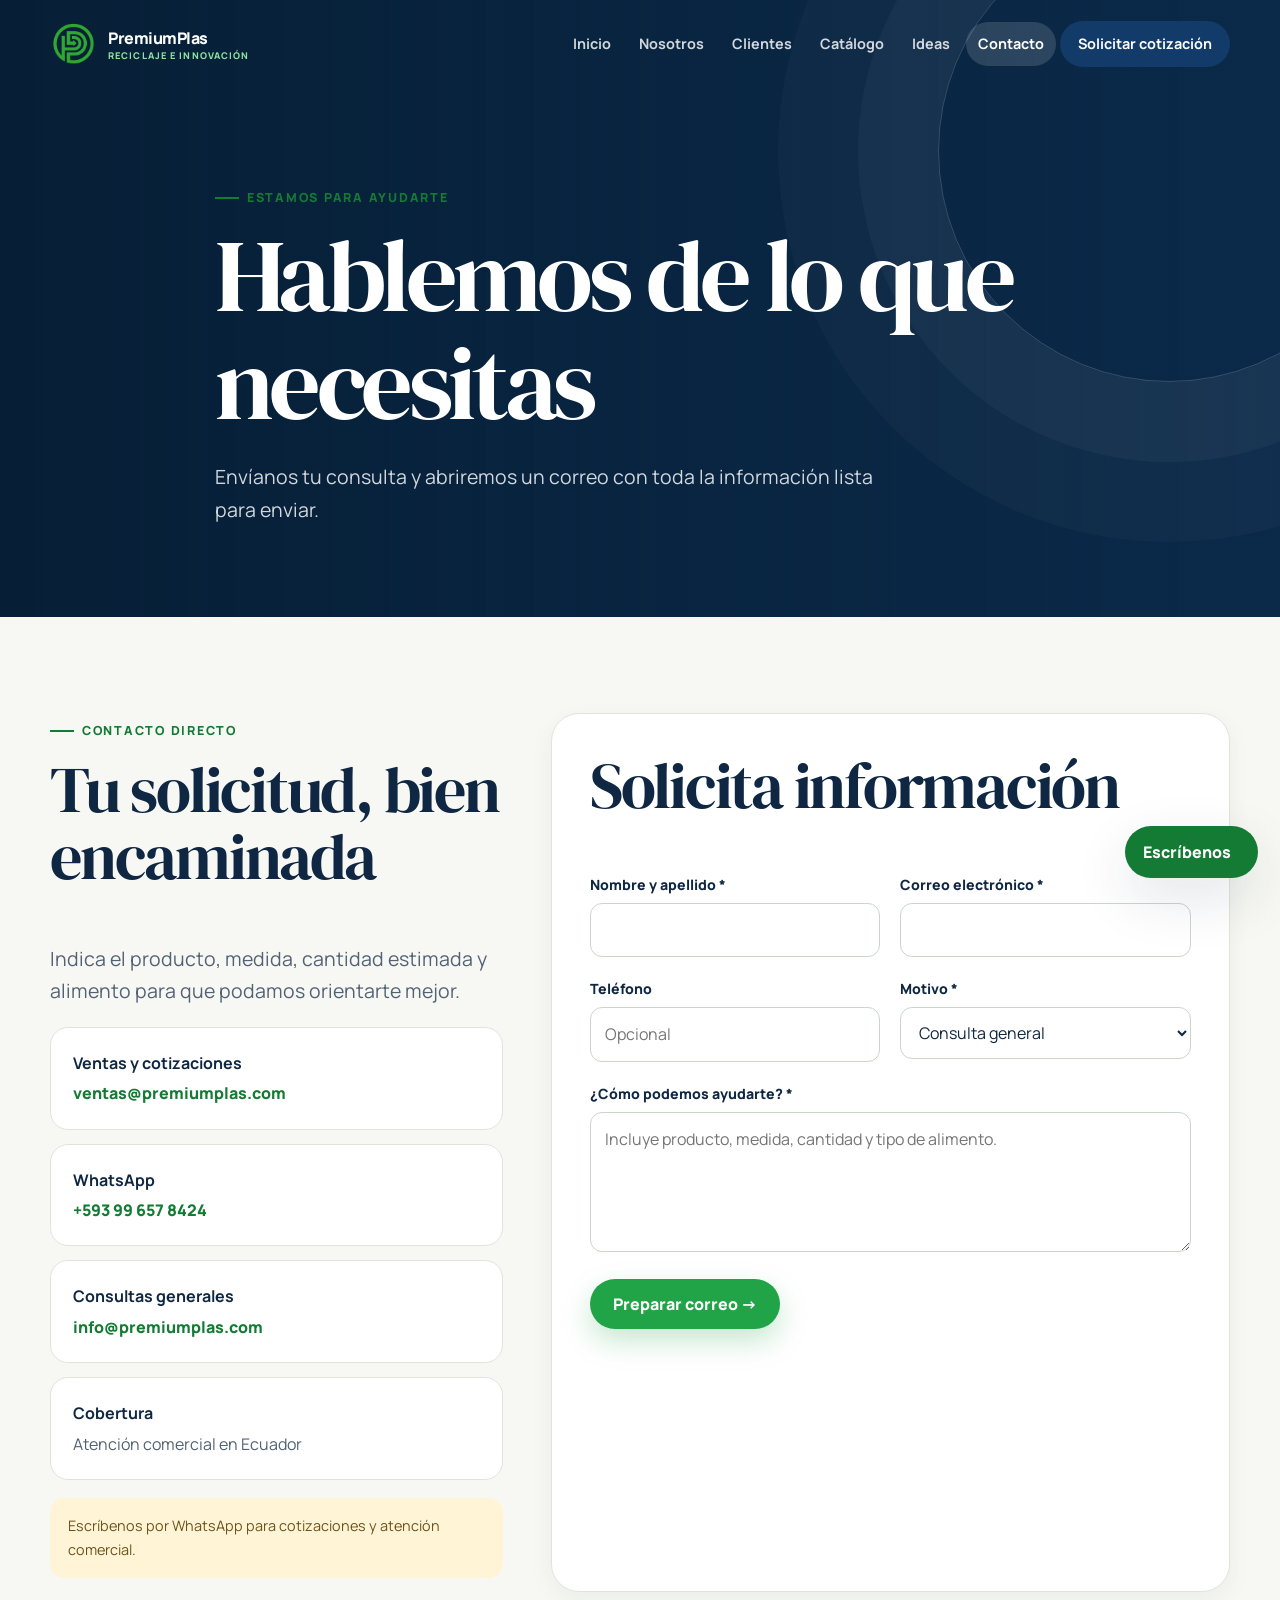
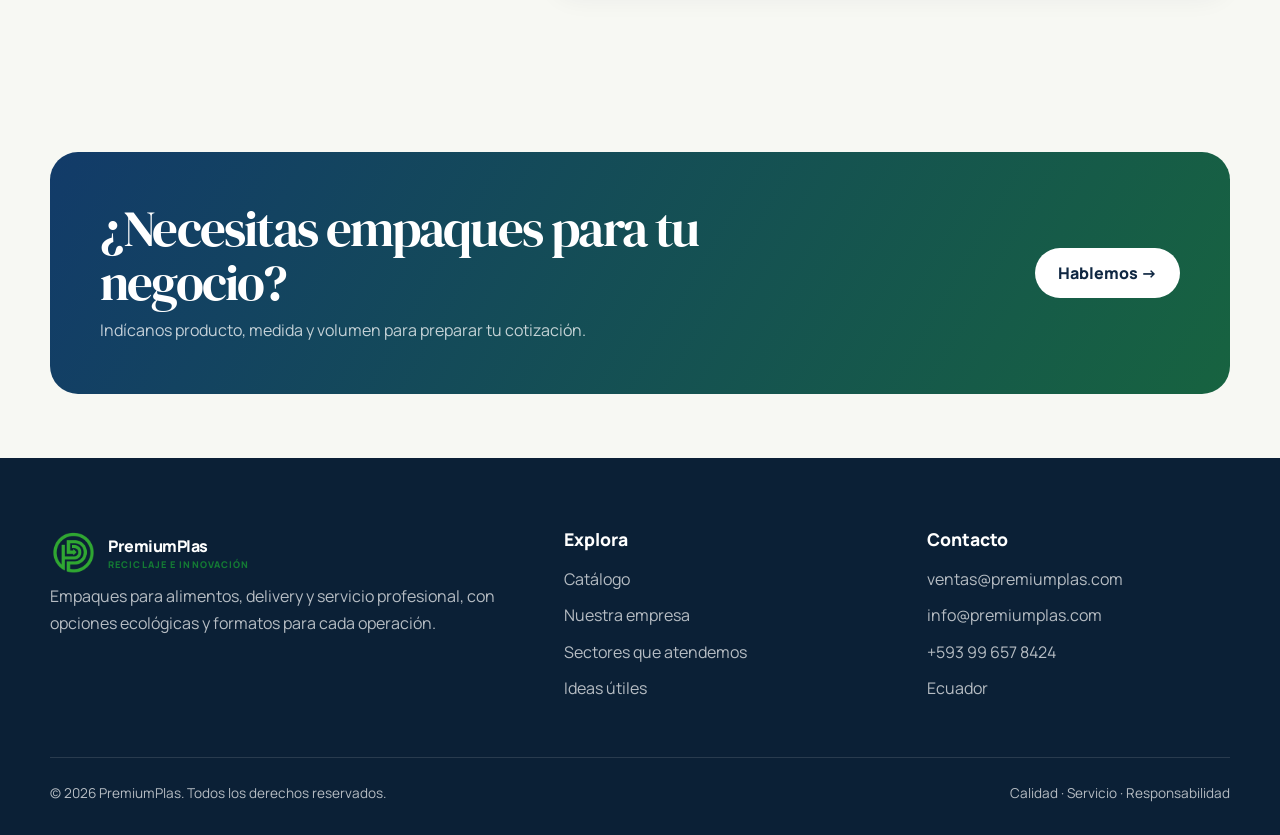
<file: contacto.html>
<!doctype html>
<html lang="es">

<head>
  <meta charset="utf-8">
  <meta name="viewport" content="width=device-width, initial-scale=1">
  <title>Contacto y cotizaciones | PremiumPlas</title>
  <meta name="description" content="Contacta a PremiumPlas y solicita información o una cotización.">
  <meta name="theme-color" content="#123b69">
  <meta property="og:type" content="website">
  <meta property="og:title" content="Contacto y cotizaciones | PremiumPlas">
  <meta property="og:description" content="Contacta a PremiumPlas y solicita información o una cotización.">
  <link rel="preconnect" href="https://fonts.googleapis.com">
  <link rel="preconnect" href="https://fonts.gstatic.com" crossorigin>
  <link rel="preconnect" href="https://images.unsplash.com">
  <link
    href="https://fonts.googleapis.com/css2?family=DM+Serif+Display&family=Manrope:wght@400;600;700;800&display=swap"
    rel="stylesheet">
  <link rel="stylesheet" href="assets/css/styles.css">
  <link rel="icon" href="assets/images/brand-mark.png" type="image/png">
</head>

<body data-page="contacto"><a class="skip-link" href="#contenido">Saltar al contenido</a>
  <header class="site-header">
    <nav class="nav container" aria-label="Navegación principal">
      <a class="brand" href="index.html" aria-label="PremiumPlas, inicio"><img class="brand-mark"
          src="assets/images/brand-mark.png" alt="" width="46" height="46"><span
          class="brand-name">PremiumPlas<small>Reciclaje e innovación</small></span></a>
      <button class="menu-btn" type="button" aria-expanded="false" aria-controls="main-menu"
        aria-label="Abrir menú"><span></span><span></span><span></span></button>
      <div class="nav-links" id="main-menu"><a href="index.html" data-nav="inicio">Inicio</a><a href="nosotros.html"
          data-nav="nosotros">Nosotros</a><a href="clientes.html" data-nav="clientes">Clientes</a><a
          href="catalogo.html" data-nav="catalogo">Catálogo</a><a href="blog.html" data-nav="blog">Ideas</a><a
          href="contacto.html" data-nav="contacto">Contacto</a><a class="nav-cta"
          href="https://wa.me/593996578424?text=Hola%2C%20quisiera%20solicitar%20una%20cotizaci%C3%B3n%20de%20productos%20PremiumPlas."
          target="_blank" rel="noopener noreferrer">Solicitar cotización</a></div>
    </nav>
  </header>
  <main id="contenido">
    <section class="hero page-hero"
      style="--hero:url('https://images.unsplash.com/photo-1556742049-0cfed4f6a45d?auto=format&fit=crop&w=1800&q=82')">
      <div class="container hero-content">
        <p class="eyebrow">Estamos para ayudarte</p>
        <h1>Hablemos de lo que necesitas</h1>
        <p class="lead">Envíanos tu consulta y abriremos un correo con toda la información lista para enviar.</p>
      </div>
    </section>
    <section class="section">
      <div class="container contact-grid">
        <div class="reveal">
          <p class="eyebrow">Contacto directo</p>
          <h2>Tu solicitud, bien encaminada</h2>
          <p class="lead">Indica el producto, medida, cantidad estimada y alimento para que podamos orientarte mejor.
          </p>
          <div class="contact-list">
            <div class="contact-item"><strong>Ventas y cotizaciones</strong><a class="text-link"
                href="mailto:ventas@premiumplas.com">ventas@premiumplas.com</a></div>
            <div class="contact-item"><strong>WhatsApp</strong><a class="text-link"
                href="https://wa.me/593996578424?text=Hola%2C%20quisiera%20informaci%C3%B3n%20sobre%20los%20productos%20de%20PremiumPlas."
                target="_blank" rel="noopener noreferrer">+593 99 657 8424</a></div>
            <div class="contact-item"><strong>Consultas generales</strong><a class="text-link"
                href="mailto:info@premiumplas.com">info@premiumplas.com</a></div>
            <div class="contact-item"><strong>Cobertura</strong><span class="muted">Atención comercial en Ecuador</span>
            </div>
          </div>
          <p class="notice" style="margin-top:18px">Escríbenos por WhatsApp para cotizaciones y atención comercial.</p>
        </div>
        <form class="card form-card reveal" id="contact-form">
          <h2>Solicita información</h2>
          <div class="form-grid">
            <div class="field"><label for="nombre">Nombre y apellido *</label><input id="nombre" name="nombre"
                autocomplete="name" required></div>
            <div class="field"><label for="email">Correo electrónico *</label><input id="email" name="email"
                type="email" autocomplete="email" required></div>
            <div class="field"><label for="telefono">Teléfono</label><input id="telefono" name="telefono" type="tel"
                autocomplete="tel" placeholder="Opcional"></div>
            <div class="field"><label for="asunto">Motivo *</label><select id="asunto" name="asunto" required>
                <option value="Consulta general">Consulta general</option>
                <option value="Cotización">Cotización</option>
                <option value="Atención empresarial">Atención empresarial</option>
                <option value="Seguimiento">Seguimiento</option>
              </select></div>
            <div class="field full"><label for="mensaje">¿Cómo podemos ayudarte? *</label><textarea id="mensaje"
                name="mensaje" required placeholder="Incluye producto, medida, cantidad y tipo de alimento."></textarea>
            </div>
            <div class="field full"><button class="btn btn-primary" type="submit">Preparar correo →</button>
              <p class="form-status" aria-live="polite"></p>
            </div>
          </div>
        </form>
      </div>
    </section>
  </main>
  <section class="section-sm">
    <div class="container">
      <div class="cta reveal">
        <div>
          <h2>¿Necesitas empaques para tu negocio?</h2>
          <p>Indícanos producto, medida y volumen para preparar tu cotización.</p>
        </div><a class="btn btn-light" href="contacto.html">Hablemos →</a>
      </div>
    </div>
  </section>
  <footer class="site-footer">
    <div class="container">
      <div class="footer-grid">
        <div><a class="brand" href="index.html"><img class="brand-mark" src="assets/images/brand-mark.png" alt=""
              width="46" height="46"><span class="brand-name">PremiumPlas<small>Reciclaje e
                innovación</small></span></a>
          <p>Empaques para alimentos, delivery y servicio profesional, con opciones ecológicas y formatos para cada
            operación.</p>
        </div>
        <div>
          <h3>Explora</h3>
          <div class="footer-links"><a href="catalogo.html">Catálogo</a><a href="nosotros.html">Nuestra empresa</a><a
              href="clientes.html">Sectores que atendemos</a><a href="blog.html">Ideas útiles</a></div>
        </div>
        <div>
          <h3>Contacto</h3>
          <div class="footer-links"><a href="mailto:ventas@premiumplas.com">ventas@premiumplas.com</a><a
              href="mailto:info@premiumplas.com">info@premiumplas.com</a><a
              href="https://wa.me/593996578424?text=Hola%2C%20quisiera%20informaci%C3%B3n%20sobre%20los%20productos%20de%20PremiumPlas."
              target="_blank" rel="noopener noreferrer">+593 99 657 8424</a><span>Ecuador</span></div>
        </div>
      </div>
      <div class="footer-bottom"><span>© <span data-year></span> PremiumPlas. Todos los derechos
          reservados.</span><span>Calidad · Servicio · Responsabilidad</span></div>
    </div>
  </footer>
  <a class="floating-contact"
    href="https://wa.me/593996578424?text=Hola%2C%20quisiera%20informaci%C3%B3n%20sobre%20los%20productos%20de%20PremiumPlas."
    target="_blank" rel="noopener noreferrer"
    aria-label="Escribir a PremiumPlas por WhatsApp"><span>Escríbenos</span><svg aria-hidden="true" viewBox="0 0 24 24">
      <path
        d="M20.5 3.5A11.8 11.8 0 0 0 12.1 0C5.6 0 .3 5.3.3 11.8c0 2.1.6 4.2 1.6 6L.2 24l6.4-1.7a11.8 11.8 0 0 0 5.6 1.4h.1c6.5 0 11.7-5.3 11.7-11.8 0-3.2-1.2-6.2-3.5-8.4Zm-8.3 18.2c-1.8 0-3.6-.5-5.1-1.4l-.4-.2-3.8 1 1-3.7-.2-.4a9.8 9.8 0 1 1 8.5 4.7Zm5.4-7.3c-.3-.1-1.8-.9-2.1-1-.3-.1-.5-.1-.7.2-.2.3-.8 1-.9 1.2-.2.2-.3.2-.6.1-1.7-.8-2.8-1.5-4-3.4-.3-.5.3-.5.8-1.6.1-.2 0-.4 0-.6l-1-2.4c-.3-.6-.5-.5-.7-.5h-.6c-.2 0-.6.1-.9.4-.3.3-1.2 1.2-1.2 2.9s1.2 3.3 1.4 3.5c.2.2 2.4 3.7 5.8 5.2 2.2 1 3.1 1 4.2.8.7-.1 1.8-.7 2-1.4.3-.7.3-1.3.2-1.4-.1-.2-.4-.3-.7-.5Z" />
    </svg></a>
  <script src="assets/js/main.js" defer></script>
</body>

</html>
</file>
<file: assets/css/styles.css>
:root {
  --ink: #0f2742;
  --ink-soft: #526274;
  --paper: #f7f8f3;
  --white: #fff;
  --green: #21a447;
  --green-dark: #147b34;
  --green-soft: #e6f5e9;
  --blue: #123b69;
  --line: #dfe5dc;
  --shadow: 0 20px 55px rgba(15, 39, 66, .12);
  --radius: 28px;
  --max: 1180px;
}

* { box-sizing: border-box; }
html { scroll-behavior: smooth; }
body { margin: 0; color: var(--ink); background: var(--paper); font-family: "Manrope", system-ui, sans-serif; line-height: 1.65; }
body.menu-open { overflow: hidden; }
img { display: block; max-width: 100%; }
a { color: inherit; text-decoration: none; }
button, input, select, textarea { font: inherit; }
button { cursor: pointer; }
:focus-visible { outline: 3px solid #f1b64b; outline-offset: 3px; }
.skip-link { position: fixed; z-index: 1000; top: 12px; left: 12px; padding: 10px 16px; background: var(--ink); color: white; border-radius: 10px; transform: translateY(-150%); }
.skip-link:focus { transform: none; }
.container { width: min(calc(100% - 40px), var(--max)); margin-inline: auto; }
.section { padding: 96px 0; }
.section-sm { padding: 64px 0; }
.eyebrow { display: inline-flex; gap: 8px; align-items: center; margin: 0 0 14px; color: var(--green-dark); font-size: .78rem; font-weight: 800; letter-spacing: .14em; text-transform: uppercase; }
.eyebrow::before { content: ""; width: 24px; height: 2px; background: currentColor; }
h1, h2, h3, p { margin-top: 0; }
h1, h2, h3 { font-family: "DM Serif Display", Georgia, serif; font-weight: 400; line-height: 1.05; }
h1 { font-size: clamp(3.3rem, 8vw, 7.2rem); letter-spacing: -.045em; }
h2 { font-size: clamp(2.4rem, 5vw, 4.4rem); letter-spacing: -.035em; }
h3 { font-size: 1.55rem; }
.lead { color: var(--ink-soft); font-size: clamp(1.05rem, 2vw, 1.22rem); }
.section-head { max-width: 720px; margin-bottom: 48px; }
.section-head.center { margin-inline: auto; text-align: center; }
.section-head.center .eyebrow { justify-content: center; }
.muted { color: var(--ink-soft); }

.site-header { position: fixed; z-index: 100; inset: 0 0 auto; transition: .25s ease; }
.site-header.scrolled { background: rgba(247,248,243,.94); border-bottom: 1px solid rgba(15,39,66,.08); box-shadow: 0 10px 30px rgba(15,39,66,.08); backdrop-filter: blur(16px); }
.nav { display: flex; min-height: 88px; align-items: center; justify-content: space-between; gap: 28px; }
.brand { display: inline-flex; align-items: center; gap: 12px; font-weight: 900; letter-spacing: -.03em; }
.brand-mark { width: 46px; height: 46px; border-radius: 14px; object-fit: cover; filter: saturate(.9) contrast(1.05); }
.brand-name small { display: block; margin-top: -3px; color: var(--green-dark); font-size: .58rem; letter-spacing: .12em; text-transform: uppercase; }
.nav-links { display: flex; align-items: center; gap: 4px; }
.nav-links a { padding: 10px 12px; color: #35485c; font-size: .9rem; font-weight: 700; border-radius: 999px; }
.nav-links a:hover, .nav-links a[aria-current="page"] { color: var(--green-dark); background: var(--green-soft); }
.nav-cta { padding: 11px 18px !important; color: white !important; background: var(--blue) !important; }
.menu-btn { display: none; position: relative; z-index: 3; width: 46px; height: 46px; border: 1px solid var(--line); border-radius: 14px; background: white; color: var(--ink); }
.menu-btn span { display: block; width: 20px; height: 2px; margin: 4px auto; background: currentColor; transition: .2s; }
.menu-btn[aria-expanded="true"] span:nth-child(1) { transform: translateY(6px) rotate(45deg); }
.menu-btn[aria-expanded="true"] span:nth-child(2) { opacity: 0; }
.menu-btn[aria-expanded="true"] span:nth-child(3) { transform: translateY(-6px) rotate(-45deg); }
.site-header:not(.scrolled) .brand-name { color: white; }
.site-header:not(.scrolled) .brand-name small { color: #8ee29d; }
.site-header:not(.scrolled) .nav-links a:not(.nav-cta) { color: rgba(255,255,255,.82); }
.site-header:not(.scrolled) .nav-links a:not(.nav-cta):hover,
.site-header:not(.scrolled) .nav-links a[aria-current="page"] { color: white; background: rgba(255,255,255,.14); }
.site-header:not(.scrolled) .menu-btn { color: white; border-color: rgba(255,255,255,.25); background: rgba(15,39,66,.35); }

.hero { position: relative; min-height: 760px; display: grid; align-items: end; overflow: hidden; margin: 0; border-radius: 0; color: white; background: #0d3157; }
body[data-page="inicio"] .hero { min-height: 100svh; }
.hero::before { content: ""; position: absolute; inset: 0; background: linear-gradient(90deg, rgba(6,29,51,.9), rgba(6,29,51,.38)), var(--hero) center/cover; }
.hero::after { content: ""; position: absolute; width: 460px; height: 460px; right: -120px; top: -80px; border: 1px solid rgba(255,255,255,.18); border-radius: 50%; box-shadow: 0 0 0 80px rgba(255,255,255,.035), 0 0 0 160px rgba(255,255,255,.025); }
.hero-content { position: relative; z-index: 1; max-width: 850px; padding-top: 180px; padding-bottom: 92px; }
.hero h1 { margin-bottom: 24px; }
.hero .lead { max-width: 680px; color: rgba(255,255,255,.82); }
.hero-actions { display: flex; flex-wrap: wrap; gap: 14px; margin-top: 34px; }
.page-hero { min-height: 510px; }
.page-hero .hero-content { padding-bottom: 72px; }

.btn { display: inline-flex; min-height: 50px; align-items: center; justify-content: center; gap: 9px; padding: 0 22px; border: 1px solid transparent; border-radius: 999px; font-weight: 800; transition: transform .2s, box-shadow .2s, background .2s; }
.btn:hover { transform: translateY(-2px); }
.btn-primary { color: white; background: var(--green); box-shadow: 0 12px 28px rgba(33,164,71,.25); }
.btn-primary:hover { background: var(--green-dark); }
.btn-light { color: var(--ink); background: white; }
.btn-outline { border-color: var(--line); background: transparent; }
.text-link { display: inline-flex; align-items: center; gap: 8px; color: var(--green-dark); font-weight: 800; }
.text-link:hover { gap: 12px; }

.grid { display: grid; gap: 24px; }
.grid-2 { grid-template-columns: repeat(2, minmax(0, 1fr)); }
.grid-3 { grid-template-columns: repeat(3, minmax(0, 1fr)); }
.grid-4 { grid-template-columns: repeat(4, minmax(0, 1fr)); }
.card { overflow: hidden; border: 1px solid var(--line); border-radius: var(--radius); background: white; box-shadow: 0 8px 25px rgba(15,39,66,.05); }
.card-body { padding: 28px; }
.card-image { width: 100%; height: 270px; object-fit: cover; }
.card h3 { margin-bottom: 10px; }
.card p:last-child { margin-bottom: 0; }
.card-lift { transition: transform .25s, box-shadow .25s; }
.card-lift:hover { transform: translateY(-7px); box-shadow: var(--shadow); }
.feature-card { padding: 32px; }
.icon { display: grid; width: 52px; height: 52px; place-items: center; margin-bottom: 24px; border-radius: 16px; color: var(--green-dark); background: var(--green-soft); font-weight: 900; }
.icon svg { width: 24px; height: 24px; }
.split { display: grid; grid-template-columns: 1.05fr .95fr; align-items: center; gap: 70px; }
.split-media { position: relative; }
.split-media img { width: 100%; min-height: 520px; object-fit: cover; border-radius: var(--radius); }
.stat-row { display: grid; grid-template-columns: repeat(3, 1fr); gap: 14px; margin-top: 34px; }
.stat { padding: 20px; border-left: 3px solid var(--green); background: white; border-radius: 0 16px 16px 0; }
.stat strong { display: block; font-family: "DM Serif Display", serif; font-size: 2rem; line-height: 1; }
.band { color: white; background: var(--blue); }
.band .eyebrow, .band .lead { color: rgba(255,255,255,.75); }
.band-card { padding: 38px; border: 1px solid rgba(255,255,255,.12); border-radius: var(--radius); background: rgba(255,255,255,.06); }
.check-list { padding: 0; list-style: none; }
.check-list li { position: relative; padding: 9px 0 9px 30px; }
.check-list li::before { content: "✓"; position: absolute; left: 0; color: var(--green); font-weight: 900; }

.catalog-tools { display: flex; flex-wrap: wrap; align-items: center; justify-content: space-between; gap: 18px; margin-bottom: 34px; }
.catalog-intro { display: grid; grid-template-columns: 1.2fr .8fr; align-items: end; gap: 48px; margin-bottom: 42px; }
.catalog-intro h2 { margin-bottom: 0; }
.catalog-intro .lead { margin-bottom: 8px; }
.filters { display: flex; flex-wrap: wrap; gap: 8px; }
.filter { padding: 10px 16px; border: 1px solid var(--line); border-radius: 999px; color: var(--ink); background: white; font-weight: 800; }
.filter.active { color: white; border-color: var(--blue); background: var(--blue); }
.filter span { margin-left: 5px; opacity: .68; font-size: .78rem; }
.catalog-search-label { display: grid; gap: 7px; color: var(--ink-soft); font-size: .78rem; font-weight: 800; }
.search { min-width: min(100%, 280px); padding: 12px 16px; border: 1px solid var(--line); border-radius: 14px; background: white; }
.catalog-count { margin: -16px 0 26px; color: var(--ink-soft); font-size: .9rem; }
.catalog-grid { grid-template-columns: repeat(4, minmax(0, 1fr)); }
.product-card[hidden] { display: none; }
.product-card .card-image { height: 220px; object-fit: contain; padding: 14px; background: white; }
.product-card .card-body { display: flex; min-height: 270px; flex-direction: column; }
.product-card .product-meta { margin-top: auto; }
.product-heading { display: flex; align-items: center; justify-content: space-between; gap: 10px; margin-bottom: 14px; }
.product-heading .tag { margin: 0; }
.product-code { color: var(--ink-soft); font-size: .78rem; font-weight: 900; }
.product-image-placeholder { display: grid; height: 220px; place-items: center; padding: 24px; color: var(--ink-soft); background: repeating-linear-gradient(135deg, #f5f7f3, #f5f7f3 12px, #edf1eb 12px, #edf1eb 24px); text-align: center; font-size: .82rem; font-weight: 800; }
.product-meta { display: flex; align-items: center; justify-content: space-between; gap: 12px; }
.tag { display: inline-block; padding: 5px 10px; border-radius: 999px; color: var(--green-dark); background: var(--green-soft); font-size: .76rem; font-weight: 900; text-transform: uppercase; }
.empty-state { display: none; padding: 40px; text-align: center; border: 1px dashed var(--line); border-radius: var(--radius); }

.logo-cloud { display: grid; grid-template-columns: repeat(4, 1fr); gap: 14px; }
.sector { padding: 28px 18px; text-align: center; border: 1px solid var(--line); border-radius: 20px; background: white; font-weight: 800; }
.quote { position: relative; padding: 34px; }
.quote::before { content: "“"; position: absolute; right: 25px; top: 6px; color: var(--green-soft); font-family: Georgia, serif; font-size: 7rem; line-height: 1; }
.quote p { position: relative; font-size: 1.05rem; }

.article-card time { color: var(--ink-soft); font-size: .85rem; }
.article-card details { margin-top: 16px; }
.article-card summary { color: var(--green-dark); font-weight: 800; cursor: pointer; }
.article-card details p { margin-top: 14px; }

.contact-grid { display: grid; grid-template-columns: .8fr 1.2fr; gap: 48px; }
.contact-list { display: grid; gap: 14px; }
.contact-item { padding: 22px; border: 1px solid var(--line); border-radius: 18px; background: white; }
.contact-item strong { display: block; margin-bottom: 4px; }
.form-card { padding: 38px; }
.form-grid { display: grid; grid-template-columns: 1fr 1fr; gap: 20px; }
.field.full { grid-column: 1 / -1; }
.field label { display: block; margin-bottom: 7px; font-size: .88rem; font-weight: 800; }
.field input, .field select, .field textarea { width: 100%; padding: 13px 14px; border: 1px solid #cbd5cc; border-radius: 12px; color: var(--ink); background: white; }
.field textarea { min-height: 140px; resize: vertical; }
.form-status { min-height: 24px; margin: 16px 0 0; color: var(--green-dark); font-weight: 700; }
.notice { padding: 16px 18px; border-radius: 14px; color: #6c5318; background: #fff4d6; font-size: .9rem; }

.cta { display: flex; align-items: center; justify-content: space-between; gap: 34px; padding: 50px; border-radius: var(--radius); color: white; background: linear-gradient(120deg, var(--blue), #176340); }
.cta h2 { max-width: 700px; margin-bottom: 8px; font-size: clamp(2.1rem, 4vw, 3.5rem); }
.cta p { margin-bottom: 0; color: rgba(255,255,255,.75); }
.site-footer { padding: 72px 0 30px; background: #0b2036; color: rgba(255,255,255,.7); }
.footer-grid { display: grid; grid-template-columns: 1.2fr .8fr .8fr; gap: 60px; }
.site-footer .brand { color: white; }
.site-footer h3 { color: white; font-size: 1.1rem; font-family: Manrope, sans-serif; font-weight: 900; }
.footer-links { display: grid; gap: 10px; }
.footer-links a:hover { color: white; }
.footer-bottom { display: flex; justify-content: space-between; gap: 20px; margin-top: 56px; padding-top: 24px; border-top: 1px solid rgba(255,255,255,.12); font-size: .85rem; }
.floating-contact { position: fixed; z-index: 80; right: 22px; bottom: 22px; display: inline-flex; align-items: center; gap: 9px; padding: 13px 18px; border-radius: 999px; color: white; background: var(--green-dark); box-shadow: var(--shadow); font-weight: 900; }

.reveal { opacity: 0; transform: translateY(20px); transition: opacity .55s ease, transform .55s ease; }
.reveal.visible { opacity: 1; transform: none; }
@media (prefers-reduced-motion: reduce) { html { scroll-behavior: auto; } *, *::before, *::after { animation-duration: .01ms !important; transition-duration: .01ms !important; } .reveal { opacity: 1; transform: none; } }

@media (max-width: 900px) {
  .section { padding: 72px 0; }
  .menu-btn { display: block; }
  .nav-links { position: fixed; inset: 0 0 0 auto; width: min(86vw, 390px); padding: 110px 28px 28px; flex-direction: column; align-items: stretch; background: var(--paper); box-shadow: -20px 0 60px rgba(15,39,66,.18); transform: translateX(105%); transition: transform .3s ease; }
  .site-header:not(.scrolled) .nav-links a:not(.nav-cta) { color: #35485c; }
  .site-header:not(.scrolled) .nav-links a:not(.nav-cta):hover,
  .site-header:not(.scrolled) .nav-links a[aria-current="page"] { color: var(--green-dark); background: var(--green-soft); }
  .nav-links.open { transform: none; }
  .nav-links a { padding: 13px 16px; font-size: 1rem; }
  .nav-cta { text-align: center; margin-top: 8px; }
  .hero { min-height: 680px; }
  body[data-page="inicio"] .hero { min-height: 100svh; }
  .page-hero { min-height: 460px; }
  .grid-4, .grid-3 { grid-template-columns: repeat(2, 1fr); }
  .catalog-grid { grid-template-columns: repeat(2, minmax(0, 1fr)); }
  .catalog-intro { grid-template-columns: 1fr; gap: 12px; }
  .split, .contact-grid { grid-template-columns: 1fr; gap: 42px; }
  .split-media img { min-height: 400px; }
  .footer-grid { grid-template-columns: 1fr 1fr; }
  .footer-grid > :first-child { grid-column: 1/-1; }
}

@media (max-width: 620px) {
  .container { width: min(calc(100% - 28px), var(--max)); }
  .nav { min-height: 76px; }
  .brand-mark { width: 40px; height: 40px; }
  .hero { min-height: 650px; margin: 0; border-radius: 0; }
  body[data-page="inicio"] .hero { min-height: 100svh; }
  .hero-content { padding-top: 140px; padding-bottom: 65px; }
  .hero h1 { font-size: clamp(3rem, 15vw, 4.4rem); }
  .page-hero { min-height: 420px; }
  .grid-4, .grid-3, .grid-2, .form-grid { grid-template-columns: 1fr; }
  .catalog-grid { grid-template-columns: 1fr; }
  .catalog-tools { align-items: stretch; }
  .catalog-search-label, .search { width: 100%; }
  .field.full { grid-column: auto; }
  .stat-row { grid-template-columns: 1fr; }
  .logo-cloud { grid-template-columns: 1fr 1fr; }
  .cta { align-items: flex-start; padding: 34px 26px; flex-direction: column; }
  .footer-grid { grid-template-columns: 1fr; gap: 36px; }
  .footer-grid > :first-child { grid-column: auto; }
  .footer-bottom { flex-direction: column; }
  .floating-contact span { display: none; }
  .floating-contact { width: 52px; height: 52px; padding: 0; justify-content: center; }
  .form-card { padding: 24px; }
}
</file>
